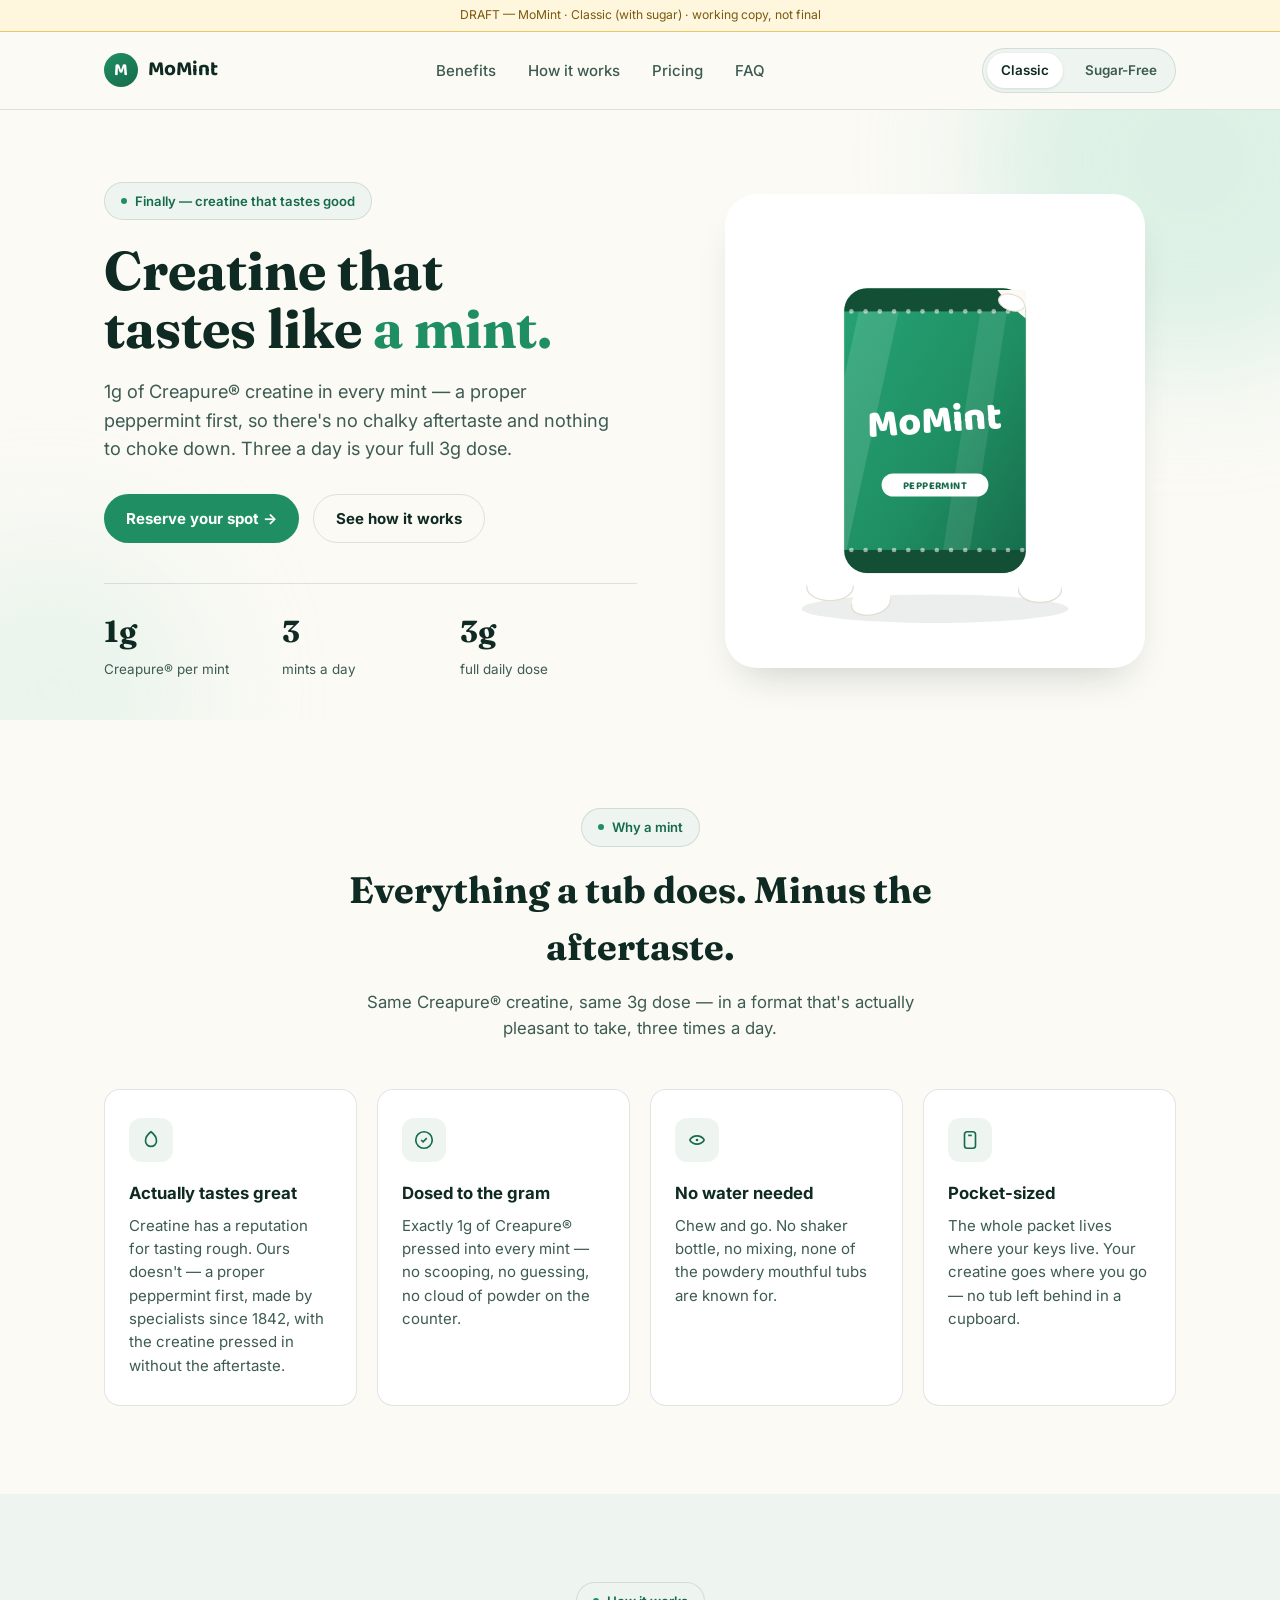
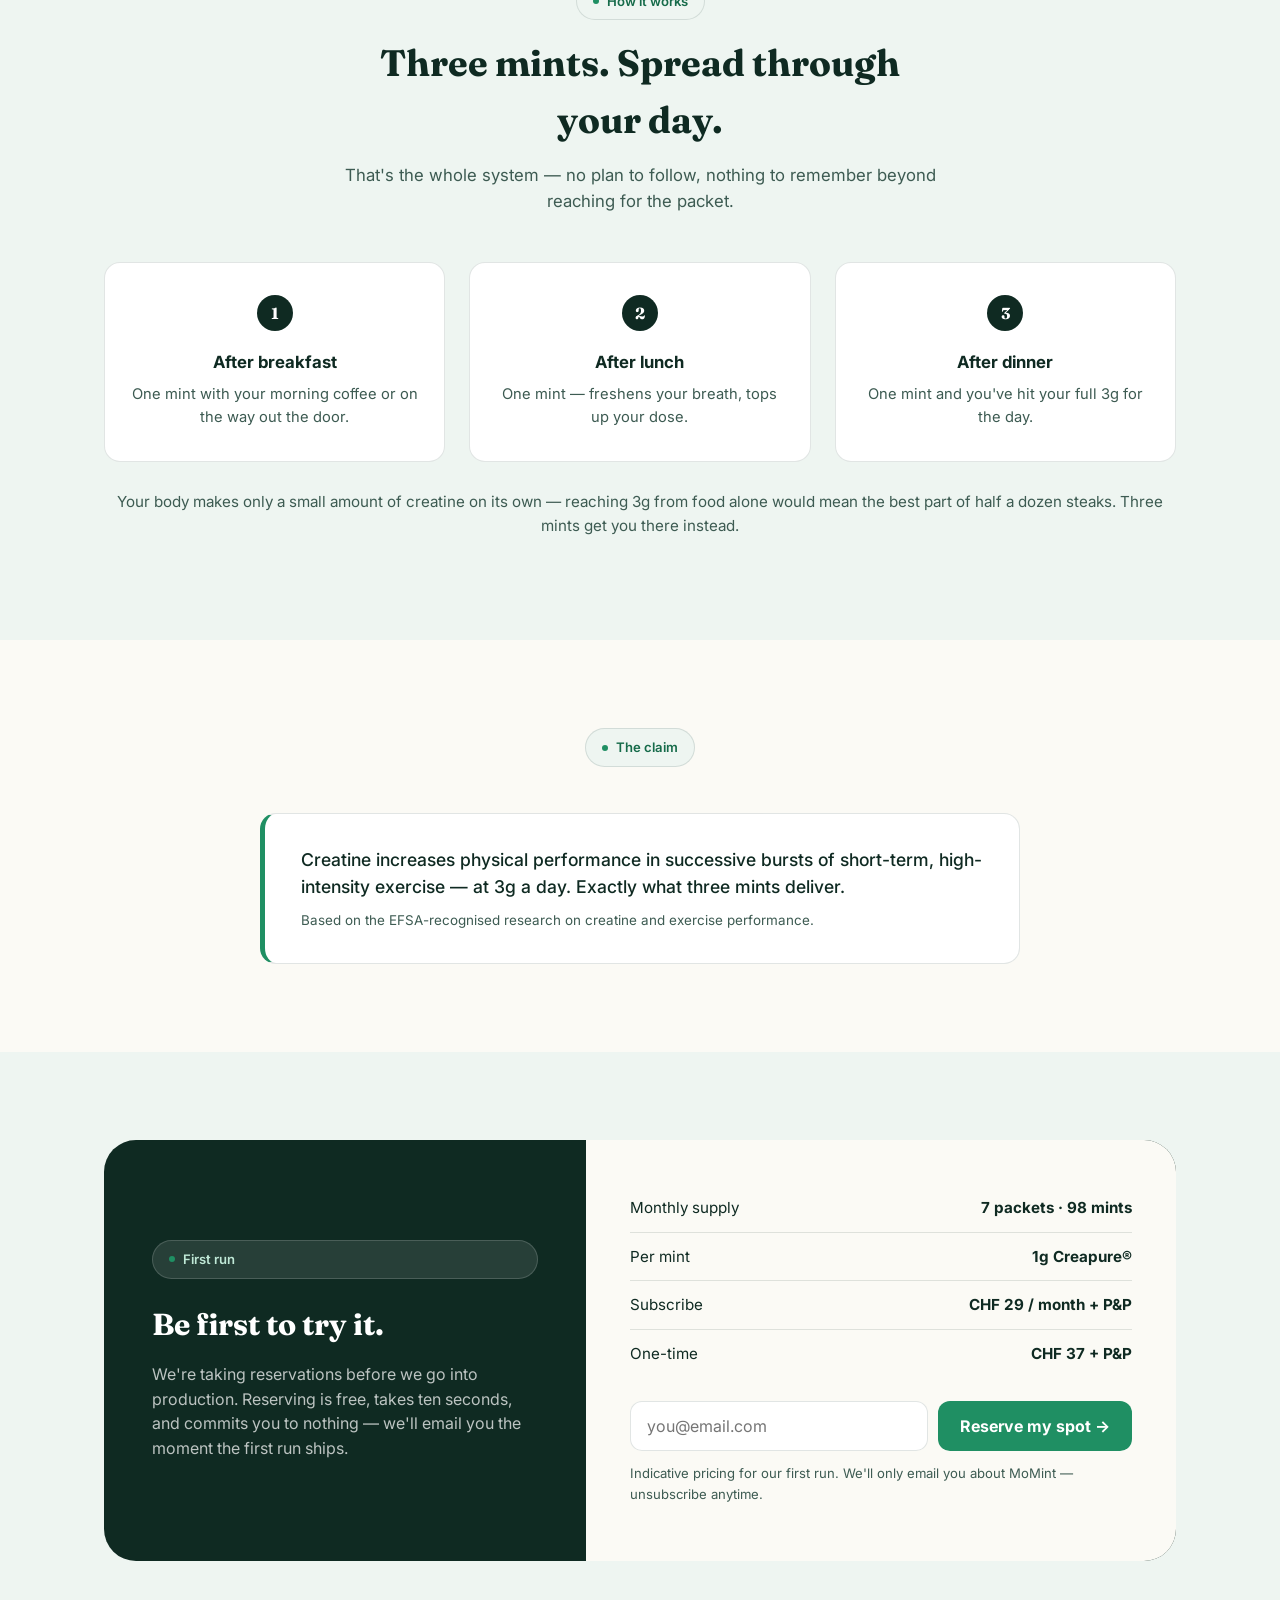
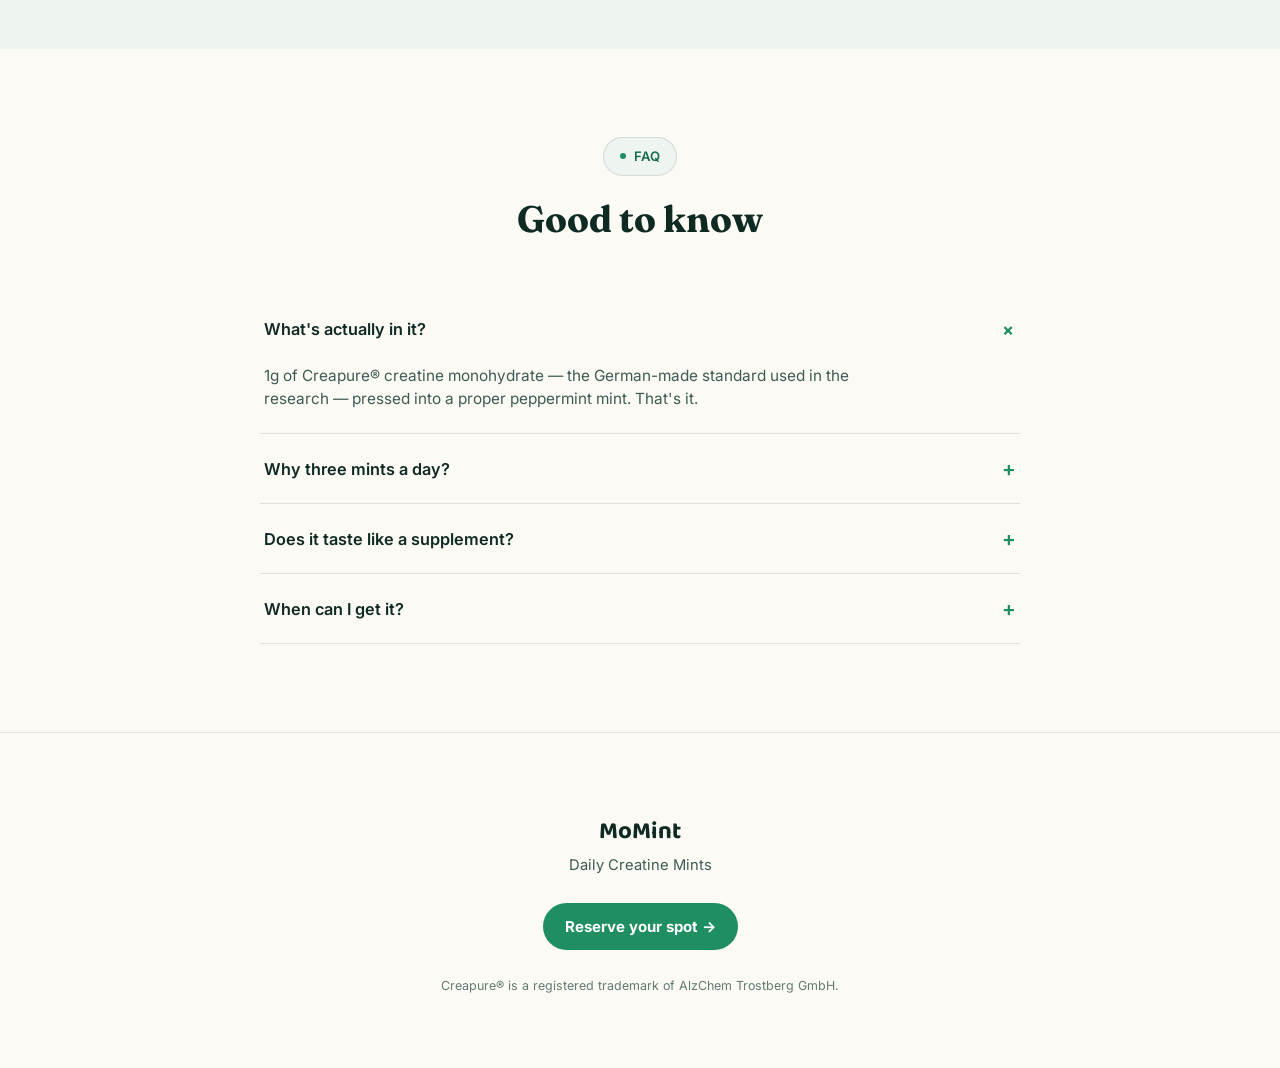
<file: index.html>
<!DOCTYPE html>
<html lang="en">
<head>
<meta charset="UTF-8">
<meta name="viewport" content="width=device-width, initial-scale=1.0">
<title>MoMint — Daily Creatine Mints</title>
<meta name="description" content="MoMint — 1g Creapure® creatine in every mint. Three mints a day, no shaker, no powder. Reserve your spot for the first run.">
<meta name="robots" content="noindex, nofollow"><!-- TODO: remove once ready to run ads -->
<link rel="preconnect" href="https://fonts.googleapis.com">
<link rel="preconnect" href="https://fonts.gstatic.com" crossorigin>
<link href="https://fonts.googleapis.com/css2?family=Fraunces:opsz,wght@9..144,600;9..144,700&family=Baloo+2:wght@600;700;800&family=Inter:wght@400;500;600;700;800&display=swap" rel="stylesheet">
<link rel="stylesheet" href="assets/style.css">

<!-- TRACKING STUBS — replace placeholder IDs before launch. See README.md -->
<script async src="https://www.googletagmanager.com/gtag/js?id=G-XXXXXXXXXX"></script>
<script>
  window.dataLayer = window.dataLayer || [];
  function gtag(){dataLayer.push(arguments);}
  gtag('js', new Date());
  gtag('config', 'G-XXXXXXXXXX');
</script>
<script>
  !function(f,b,e,v,n,t,s){if(f.fbq)return;n=f.fbq=function(){n.callMethod?
  n.callMethod.apply(n,arguments):n.queue.push(arguments)};if(!f._fbq)f._fbq=n;
  n.push=n;n.loaded=!0;n.version='2.0';n.queue=[];t=b.createElement(e);t.async=!0;
  t.src=v;s=b.getElementsByTagName(e)[0];s.parentNode.insertBefore(t,s)}(window,
  document,'script','https://connect.facebook.net/en_US/fbevents.js');
  fbq('init', 'XXXXXXXXXXXXXXX');
  fbq('track', 'PageView');
</script>
<script>
  (function(w,d,t,r,u){var f,n,i;w[u]=w[u]||[],f=function(){var o={ti:"XXXXXXXXX", enableAutoSpaTracking: true};o.q=w[u],w[u]=new UET(o),w[u].push("pageLoad")},n=d.createElement(t),n.src=r,n.async=1,n.onload=n.onreadystatechange=function(){var s=this.readyState;s&&s!=="loaded"&&s!=="complete"||(f(),n.onload=n.onreadystatechange=null)},i=d.getElementsByTagName(t)[0],i.parentNode.insertBefore(n,i)})(window,document,"script","//bat.bing.com/bat.js","uetq");
</script>

<script>window.PAGE_VARIANT = "momint_sugar";</script>
</head>
<body>

<div class="dev-banner">DRAFT — MoMint · Classic (with sugar) · working copy, not final</div>

<header class="nav">
  <div class="nav-inner">
    <a class="logo" href=""><span class="logo-mark">M</span>MoMint</a>
    <nav class="links">
      <a href="#benefits">Benefits</a>
      <a href="#how-it-works">How it works</a>
      <a href="#reserve">Pricing</a>
      <a href="#faq">FAQ</a>
    </nav>
    <div class="variant-switch">
      <a href="sugar/" class="current">Classic</a>
      <a href="sugar-free/" class="">Sugar-Free</a>
    </div>
  </div>
</header>

<main id="top">

<section class="hero">
  <div class="hero-blob blob-a"></div>
  <div class="hero-blob blob-b"></div>
  <div class="wrap hero-grid">
    <div>
      <div class="eyebrow"><span class="dot"></span>Finally — creatine that tastes good</div>
      <h1>Creatine that<br>tastes like <span class="accent">a mint.</span></h1>
      <p class="sub">1g of Creapure® creatine in every mint — a proper peppermint first, so there's no chalky aftertaste and nothing to choke down. Three a day is your full 3g dose.</p>
      <div class="cta-row">
        <a class="btn btn-primary" href="#reserve">Reserve your spot →</a>
        <a class="btn btn-outline" href="#how-it-works">See how it works</a>
      </div>
      <div class="stat-row">
        <div class="stat"><span class="num">1g</span><span class="label">Creapure® per mint</span></div>
        <div class="stat"><span class="num">3</span><span class="label">mints a day</span></div>
        <div class="stat"><span class="num">3g</span><span class="label">full daily dose</span></div>
      </div>
    </div>

    <div class="hero-visual">
      <div class="hero-card">
        <svg viewBox="0 0 400 460" width="100%" height="auto">
          <defs>
            <linearGradient id="pouchGrad" x1="0" y1="0" x2="1" y2="1">
              <stop offset="0%" stop-color="#25a375"/>
              <stop offset="55%" stop-color="#1f8f63"/>
              <stop offset="100%" stop-color="#166b4a"/>
            </linearGradient>
            <clipPath id="pouchClip">
              <rect x="98" y="70" width="204" height="320" rx="26"/>
            </clipPath>
          </defs>

          <ellipse cx="200" cy="430" rx="150" ry="16" fill="#0f2a22" opacity="0.08"/>

          <g>
            <ellipse cx="82" cy="406" rx="26" ry="15" fill="#ffffff" stroke="#e3ded0" stroke-width="1.5"/>
            <ellipse cx="82" cy="402" rx="26" ry="15" fill="#ffffff"/>
            <ellipse cx="74" cy="398" rx="7" ry="4" fill="#ffffff" opacity="0.9"/>
            <ellipse cx="318" cy="409" rx="24" ry="14" fill="#ffffff" stroke="#e3ded0" stroke-width="1.5"/>
            <ellipse cx="318" cy="405" rx="24" ry="14" fill="#ffffff"/>
            <ellipse cx="128" cy="424" rx="22" ry="13" fill="#ffffff" stroke="#e3ded0" stroke-width="1.5" transform="rotate(-12 128 424)"/>
            <ellipse cx="128" cy="420" rx="22" ry="13" fill="#ffffff" transform="rotate(-12 128 420)"/>
          </g>

          <rect x="98" y="70" width="204" height="320" rx="26" fill="url(#pouchGrad)"/>

          <g clip-path="url(#pouchClip)">
            <polygon points="120,70 165,70 95,390 50,390" fill="#ffffff" opacity="0.12"/>
            <polygon points="255,70 285,70 235,390 205,390" fill="#ffffff" opacity="0.09"/>

            <rect x="98" y="70" width="204" height="26" fill="#134f34"/>
            <g fill="#ffffff" opacity="0.55">
              <circle cx="106" cy="96" r="2.6"/><circle cx="122" cy="96" r="2.6"/><circle cx="138" cy="96" r="2.6"/>
              <circle cx="154" cy="96" r="2.6"/><circle cx="170" cy="96" r="2.6"/><circle cx="186" cy="96" r="2.6"/>
              <circle cx="202" cy="96" r="2.6"/><circle cx="218" cy="96" r="2.6"/><circle cx="234" cy="96" r="2.6"/>
              <circle cx="250" cy="96" r="2.6"/><circle cx="266" cy="96" r="2.6"/><circle cx="282" cy="96" r="2.6"/>
              <circle cx="298" cy="96" r="2.6"/>
            </g>

            <rect x="98" y="364" width="204" height="26" fill="#134f34"/>
            <g fill="#ffffff" opacity="0.55">
              <circle cx="106" cy="364" r="2.6"/><circle cx="122" cy="364" r="2.6"/><circle cx="138" cy="364" r="2.6"/>
              <circle cx="154" cy="364" r="2.6"/><circle cx="170" cy="364" r="2.6"/><circle cx="186" cy="364" r="2.6"/>
              <circle cx="202" cy="364" r="2.6"/><circle cx="218" cy="364" r="2.6"/><circle cx="234" cy="364" r="2.6"/>
              <circle cx="250" cy="364" r="2.6"/><circle cx="266" cy="364" r="2.6"/><circle cx="282" cy="364" r="2.6"/>
              <circle cx="298" cy="364" r="2.6"/>
            </g>

            <path d="M328,150 l4,10 10,4 -10,4 -4,10 -4,-10 -10,-4 10,-4 z" fill="#ffffff" opacity="0.5"/>
            <path d="M78,180 l3,7 7,3 -7,3 -3,7 -3,-7 -7,-3 7,-3 z" fill="#ffffff" opacity="0.4"/>

            <text x="200" y="232" text-anchor="middle" fill="#ffffff" font-family="'Baloo 2', sans-serif" font-size="44" font-weight="800" transform="rotate(-4 200 225)">MoMint</text>

            <rect x="140" y="278" width="120" height="26" rx="13" fill="#ffffff"/>
            <text x="200" y="295" text-anchor="middle" fill="#166b4a" font-family="'Baloo 2', sans-serif" font-size="12" font-weight="700" letter-spacing="0.5">PEPPERMINT</text>
          </g>
          <rect x="98" y="70" width="204" height="320" rx="26" fill="none" stroke="#0f2a22" stroke-opacity="0.08" stroke-width="1.5"/>

          <path d="M270,72 L302,72 L302,104 Q282,88 270,72 Z" fill="#fbfaf5"/>
          <ellipse cx="286" cy="86" rx="15" ry="9" fill="#ffffff" stroke="#e3ded0" stroke-width="1.2" transform="rotate(18 286 86)"/>
        </svg>
      </div>
    </div>
  </div>
</section>

<section class="section" id="benefits">
  <div class="wrap">
    <div class="section-head">
      <div class="eyebrow"><span class="dot"></span>Why a mint</div>
      <h2>Everything a tub does. Minus the aftertaste.</h2>
      <p>Same Creapure® creatine, same 3g dose — in a format that's actually pleasant to take, three times a day.</p>
    </div>
    <div class="grid-4">
      <div class="benefit-card">
        <div class="benefit-icon">
          <svg width="22" height="22" viewBox="0 0 24 24" fill="none" stroke="currentColor" stroke-width="1.8"><path d="M12 3c4 3 6 6 6 10a6 6 0 1 1-12 0c0-4 2-7 6-10z"/></svg>
        </div>
        <h3>Actually tastes great</h3>
        <p>Creatine has a reputation for tasting rough. Ours doesn't — a proper peppermint first, made by specialists since 1842, with the creatine pressed in without the aftertaste.</p>
      </div>
      <div class="benefit-card">
        <div class="benefit-icon">
          <svg width="22" height="22" viewBox="0 0 24 24" fill="none" stroke="currentColor" stroke-width="1.8"><circle cx="12" cy="12" r="9"/><path d="M9 12l2 2 4-4"/></svg>
        </div>
        <h3>Dosed to the gram</h3>
        <p>Exactly 1g of Creapure® pressed into every mint — no scooping, no guessing, no cloud of powder on the counter.</p>
      </div>
      <div class="benefit-card">
        <div class="benefit-icon">
          <svg width="22" height="22" viewBox="0 0 24 24" fill="none" stroke="currentColor" stroke-width="1.8"><path d="M4 12c4-6 12-6 16 0"/><path d="M4 12c4 6 12 6 16 0"/><circle cx="12" cy="12" r="1.4" fill="currentColor" stroke="none"/></svg>
        </div>
        <h3>No water needed</h3>
        <p>Chew and go. No shaker bottle, no mixing, none of the powdery mouthful tubs are known for.</p>
      </div>
      <div class="benefit-card">
        <div class="benefit-icon">
          <svg width="22" height="22" viewBox="0 0 24 24" fill="none" stroke="currentColor" stroke-width="1.8"><rect x="6" y="3" width="12" height="18" rx="3"/><path d="M10 7h4"/></svg>
        </div>
        <h3>Pocket-sized</h3>
        <p>The whole packet lives where your keys live. Your creatine goes where you go — no tub left behind in a cupboard.</p>
      </div>
    </div>
  </div>
</section>

<section class="section tint" id="how-it-works">
  <div class="wrap">
    <div class="section-head">
      <div class="eyebrow"><span class="dot"></span>How it works</div>
      <h2>Three mints. Spread through your day.</h2>
      <p>That's the whole system — no plan to follow, nothing to remember beyond reaching for the packet.</p>
    </div>
    <div class="steps">
      <div class="step">
        <div class="step-num">1</div>
        <h3>After breakfast</h3>
        <p>One mint with your morning coffee or on the way out the door.</p>
      </div>
      <div class="step">
        <div class="step-num">2</div>
        <h3>After lunch</h3>
        <p>One mint — freshens your breath, tops up your dose.</p>
      </div>
      <div class="step">
        <div class="step-num">3</div>
        <h3>After dinner</h3>
        <p>One mint and you've hit your full 3g for the day.</p>
      </div>
    </div>
    <p class="step-caption">Your body makes only a small amount of creatine on its own — reaching 3g from food alone would mean the best part of half a dozen steaks. Three mints get you there instead.</p>
  </div>
</section>

<section class="section">
  <div class="wrap">
    <div class="section-head" style="margin-bottom:32px;">
      <div class="eyebrow"><span class="dot"></span>The claim</div>
    </div>
    <div class="claim-card">
      <p class="claim-text">Creatine increases physical performance in successive bursts of short-term, high-intensity exercise — at 3g a day. Exactly what three mints deliver.</p>
      <p class="claim-foot">Based on the EFSA-recognised research on creatine and exercise performance.</p>
    </div>
  </div>
</section>

<section class="section tint" id="reserve">
  <div class="wrap">
    <div class="offer-grid">
      <div class="offer-left">
        <div class="eyebrow"><span class="dot"></span>First run</div>
        <h2>Be first to try it.</h2>
        <p>We're taking reservations before we go into production. Reserving is free, takes ten seconds, and commits you to nothing — we'll email you the moment the first run ships.</p>
      </div>
      <div class="offer-right">
        <div class="offer-line"><span>Monthly supply</span><span class="price">7 packets · 98 mints</span></div>
        <div class="offer-line"><span>Per mint</span><span class="price">1g Creapure®</span></div>
        <div class="offer-line"><span>Subscribe</span><span class="price">CHF 29 / month + P&amp;P</span></div>
        <div class="offer-line"><span>One-time</span><span class="price">CHF 37 + P&amp;P</span></div>
        <form class="reserve" action="#" method="POST">
          <input type="email" name="email" placeholder="you@email.com" required aria-label="Email address">
          <button type="submit">Reserve my spot →</button>
        </form>
        <p class="form-msg"></p>
        <p class="reserve-note">Indicative pricing for our first run. We'll only email you about MoMint — unsubscribe anytime.</p>
      </div>
    </div>
  </div>
</section>

<section class="section" id="faq">
  <div class="wrap">
    <div class="section-head">
      <div class="eyebrow"><span class="dot"></span>FAQ</div>
      <h2>Good to know</h2>
    </div>
    <div class="faq">
      <div class="faq-item open">
        <button class="faq-q" type="button">What's actually in it? <span class="plus">+</span></button>
        <div class="faq-a"><p>1g of Creapure® creatine monohydrate — the German-made standard used in the research — pressed into a proper peppermint mint. That's it.</p></div>
      </div>
      <div class="faq-item">
        <button class="faq-q" type="button">Why three mints a day? <span class="plus">+</span></button>
        <div class="faq-a"><p>The research behind creatine's effect on exercise performance is based on 3g a day. Each mint carries 1g, so three gets you the full dose.</p></div>
      </div>
      <div class="faq-item">
        <button class="faq-q" type="button">Does it taste like a supplement? <span class="plus">+</span></button>
        <div class="faq-a"><p>No — it's a proper peppermint first, made by one of Europe's oldest mint specialists since 1842. The creatine is pressed directly in; you'd never know it's there.</p></div>
      </div>
      <div class="faq-item">
        <button class="faq-q" type="button">When can I get it? <span class="plus">+</span></button>
        <div class="faq-a"><p>We're taking reservations ahead of our first production run. Reserve your spot below and we'll email you the moment it ships — no payment now.</p></div>
      </div>
    </div>
  </div>
</section>

</main>

<footer class="close">
  <div class="wordmark">MoMint</div>
  <div class="tagline">Daily Creatine Mints</div>
  <a class="btn btn-primary" href="#reserve">Reserve your spot →</a>
  <p class="legal">Creapure® is a registered trademark of AlzChem Trostberg GmbH.</p>
</footer>

<script src="assets/tracking.js"></script>
</body>
</html>
</file>
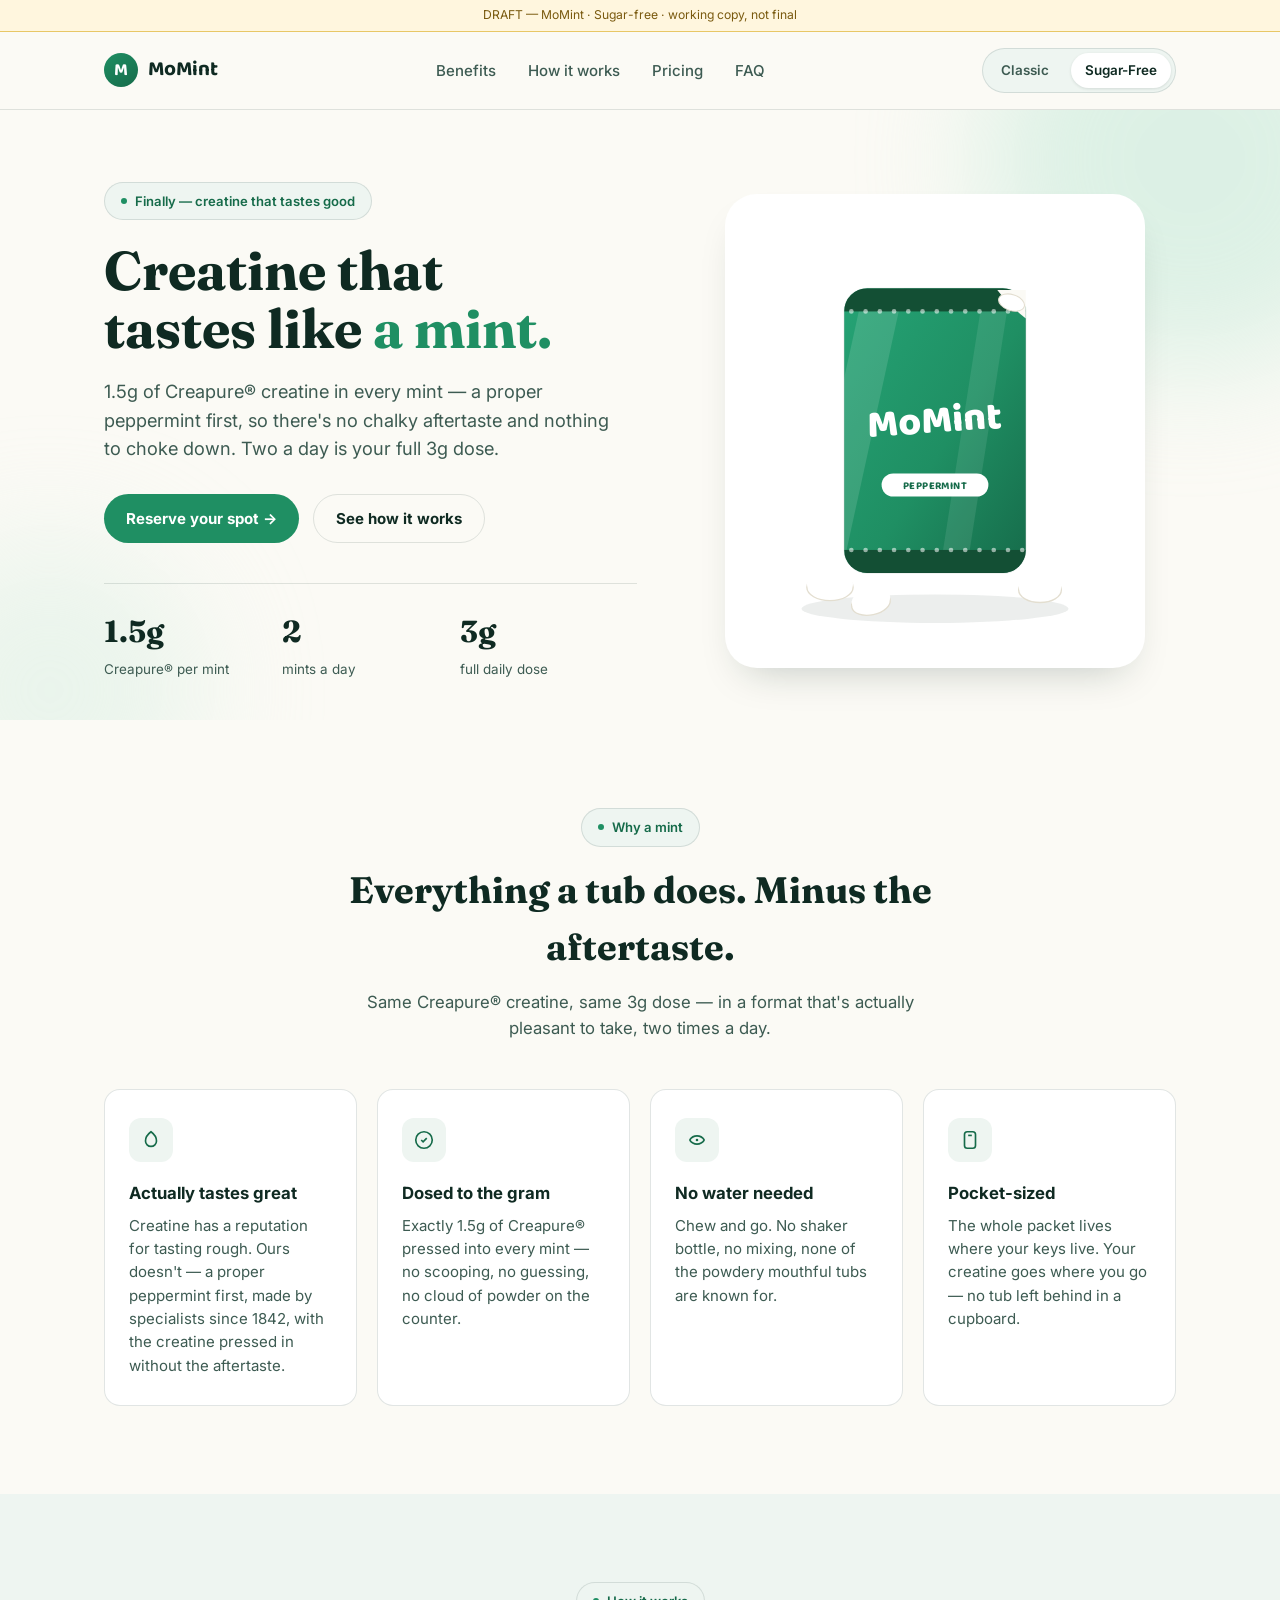
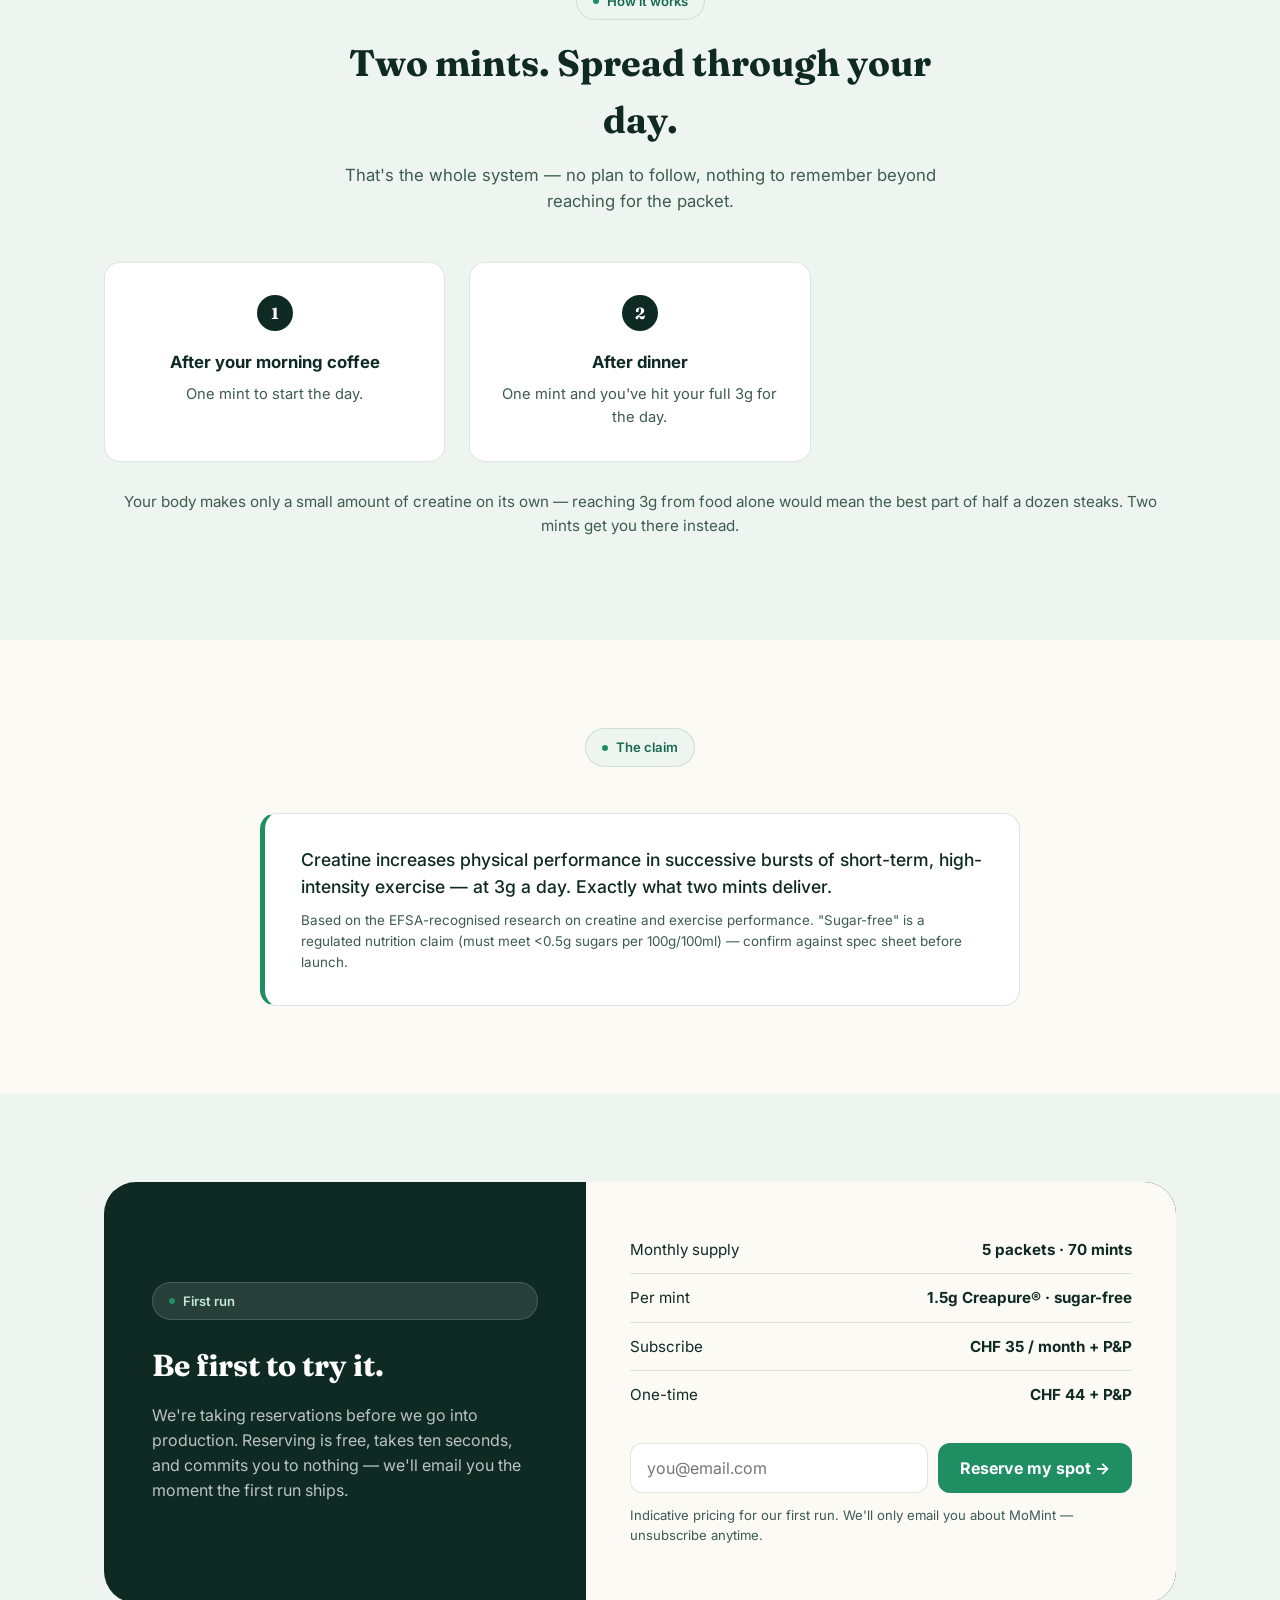
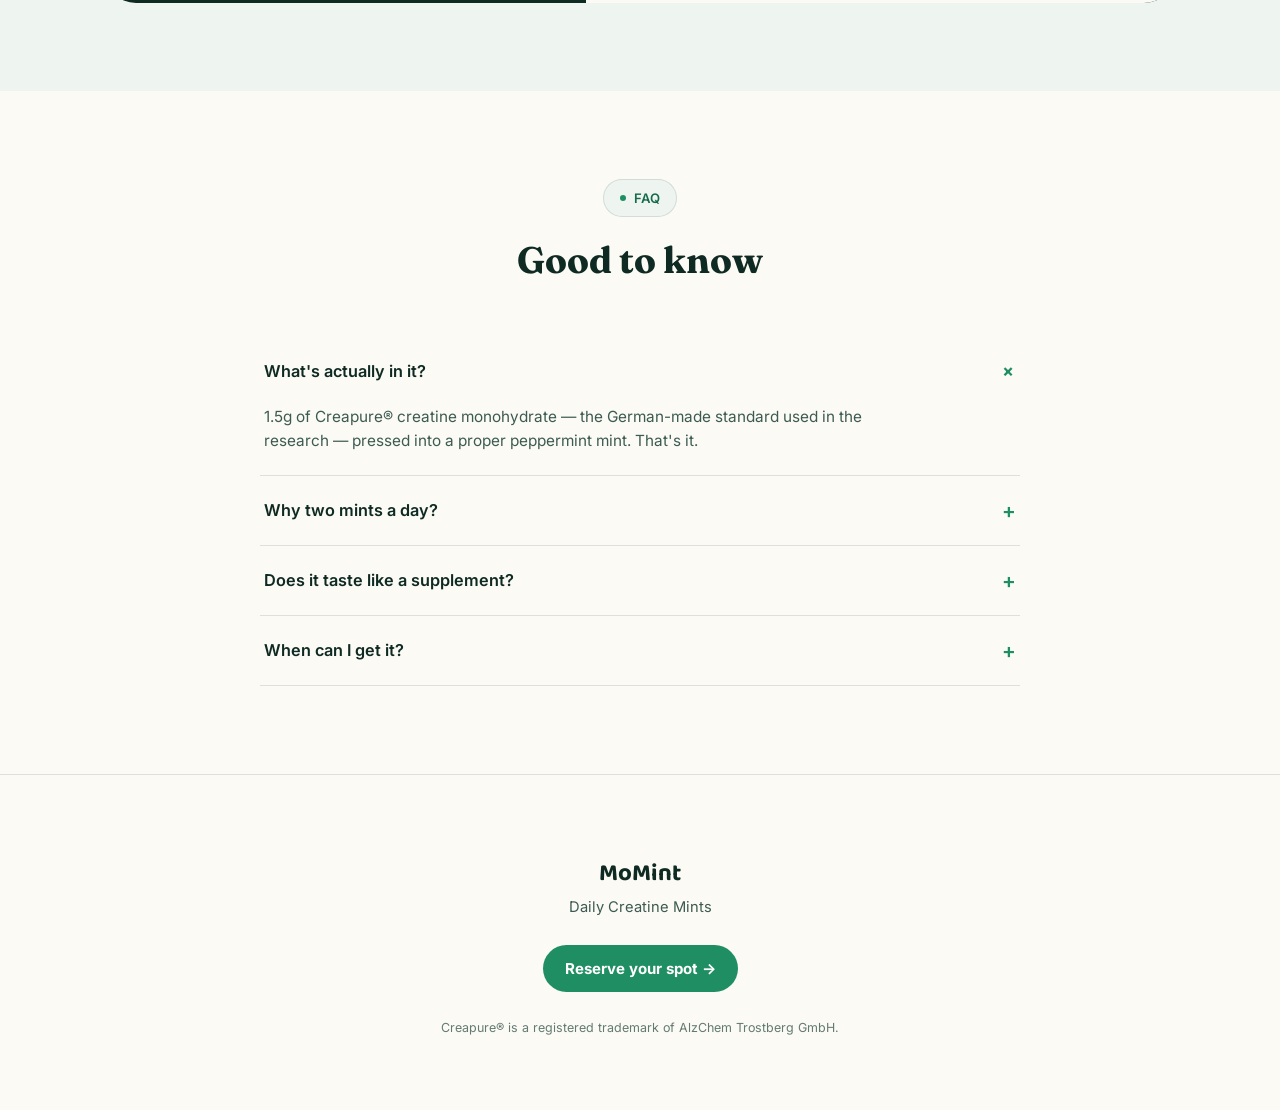
<file: sugar-free/index.html>
<!DOCTYPE html>
<html lang="en">
<head>
<meta charset="UTF-8">
<meta name="viewport" content="width=device-width, initial-scale=1.0">
<title>MoMint — Daily Creatine Mints</title>
<meta name="description" content="MoMint — 1.5g Creapure® creatine in every mint. Two mints a day, no shaker, no powder. Reserve your spot for the first run.">
<meta name="robots" content="noindex, nofollow"><!-- TODO: remove once ready to run ads -->
<link rel="preconnect" href="https://fonts.googleapis.com">
<link rel="preconnect" href="https://fonts.gstatic.com" crossorigin>
<link href="https://fonts.googleapis.com/css2?family=Fraunces:opsz,wght@9..144,600;9..144,700&family=Baloo+2:wght@600;700;800&family=Inter:wght@400;500;600;700;800&display=swap" rel="stylesheet">
<link rel="stylesheet" href="../assets/style.css">

<!-- TRACKING STUBS — replace placeholder IDs before launch. See README.md -->
<script async src="https://www.googletagmanager.com/gtag/js?id=G-XXXXXXXXXX"></script>
<script>
  window.dataLayer = window.dataLayer || [];
  function gtag(){dataLayer.push(arguments);}
  gtag('js', new Date());
  gtag('config', 'G-XXXXXXXXXX');
</script>
<script>
  !function(f,b,e,v,n,t,s){if(f.fbq)return;n=f.fbq=function(){n.callMethod?
  n.callMethod.apply(n,arguments):n.queue.push(arguments)};if(!f._fbq)f._fbq=n;
  n.push=n;n.loaded=!0;n.version='2.0';n.queue=[];t=b.createElement(e);t.async=!0;
  t.src=v;s=b.getElementsByTagName(e)[0];s.parentNode.insertBefore(t,s)}(window,
  document,'script','https://connect.facebook.net/en_US/fbevents.js');
  fbq('init', 'XXXXXXXXXXXXXXX');
  fbq('track', 'PageView');
</script>
<script>
  (function(w,d,t,r,u){var f,n,i;w[u]=w[u]||[],f=function(){var o={ti:"XXXXXXXXX", enableAutoSpaTracking: true};o.q=w[u],w[u]=new UET(o),w[u].push("pageLoad")},n=d.createElement(t),n.src=r,n.async=1,n.onload=n.onreadystatechange=function(){var s=this.readyState;s&&s!=="loaded"&&s!=="complete"||(f(),n.onload=n.onreadystatechange=null)},i=d.getElementsByTagName(t)[0],i.parentNode.insertBefore(n,i)})(window,document,"script","//bat.bing.com/bat.js","uetq");
</script>

<script>window.PAGE_VARIANT = "momint_sugar_free";</script>
</head>
<body>

<div class="dev-banner">DRAFT — MoMint · Sugar-free · working copy, not final</div>

<header class="nav">
  <div class="nav-inner">
    <a class="logo" href="../"><span class="logo-mark">M</span>MoMint</a>
    <nav class="links">
      <a href="#benefits">Benefits</a>
      <a href="#how-it-works">How it works</a>
      <a href="#reserve">Pricing</a>
      <a href="#faq">FAQ</a>
    </nav>
    <div class="variant-switch">
      <a href="../sugar/" class="">Classic</a>
      <a href="../sugar-free/" class="current">Sugar-Free</a>
    </div>
  </div>
</header>

<main id="top">

<section class="hero">
  <div class="hero-blob blob-a"></div>
  <div class="hero-blob blob-b"></div>
  <div class="wrap hero-grid">
    <div>
      <div class="eyebrow"><span class="dot"></span>Finally — creatine that tastes good</div>
      <h1>Creatine that<br>tastes like <span class="accent">a mint.</span></h1>
      <p class="sub">1.5g of Creapure® creatine in every mint — a proper peppermint first, so there's no chalky aftertaste and nothing to choke down. Two a day is your full 3g dose.</p>
      <div class="cta-row">
        <a class="btn btn-primary" href="#reserve">Reserve your spot →</a>
        <a class="btn btn-outline" href="#how-it-works">See how it works</a>
      </div>
      <div class="stat-row">
        <div class="stat"><span class="num">1.5g</span><span class="label">Creapure® per mint</span></div>
        <div class="stat"><span class="num">2</span><span class="label">mints a day</span></div>
        <div class="stat"><span class="num">3g</span><span class="label">full daily dose</span></div>
      </div>
    </div>

    <div class="hero-visual">
      <div class="hero-card">
        <svg viewBox="0 0 400 460" width="100%" height="auto">
          <defs>
            <linearGradient id="pouchGrad" x1="0" y1="0" x2="1" y2="1">
              <stop offset="0%" stop-color="#25a375"/>
              <stop offset="55%" stop-color="#1f8f63"/>
              <stop offset="100%" stop-color="#166b4a"/>
            </linearGradient>
            <clipPath id="pouchClip">
              <rect x="98" y="70" width="204" height="320" rx="26"/>
            </clipPath>
          </defs>

          <ellipse cx="200" cy="430" rx="150" ry="16" fill="#0f2a22" opacity="0.08"/>

          <g>
            <ellipse cx="82" cy="406" rx="26" ry="15" fill="#ffffff" stroke="#e3ded0" stroke-width="1.5"/>
            <ellipse cx="82" cy="402" rx="26" ry="15" fill="#ffffff"/>
            <ellipse cx="74" cy="398" rx="7" ry="4" fill="#ffffff" opacity="0.9"/>
            <ellipse cx="318" cy="409" rx="24" ry="14" fill="#ffffff" stroke="#e3ded0" stroke-width="1.5"/>
            <ellipse cx="318" cy="405" rx="24" ry="14" fill="#ffffff"/>
            <ellipse cx="128" cy="424" rx="22" ry="13" fill="#ffffff" stroke="#e3ded0" stroke-width="1.5" transform="rotate(-12 128 424)"/>
            <ellipse cx="128" cy="420" rx="22" ry="13" fill="#ffffff" transform="rotate(-12 128 420)"/>
          </g>

          <rect x="98" y="70" width="204" height="320" rx="26" fill="url(#pouchGrad)"/>

          <g clip-path="url(#pouchClip)">
            <polygon points="120,70 165,70 95,390 50,390" fill="#ffffff" opacity="0.12"/>
            <polygon points="255,70 285,70 235,390 205,390" fill="#ffffff" opacity="0.09"/>

            <rect x="98" y="70" width="204" height="26" fill="#134f34"/>
            <g fill="#ffffff" opacity="0.55">
              <circle cx="106" cy="96" r="2.6"/><circle cx="122" cy="96" r="2.6"/><circle cx="138" cy="96" r="2.6"/>
              <circle cx="154" cy="96" r="2.6"/><circle cx="170" cy="96" r="2.6"/><circle cx="186" cy="96" r="2.6"/>
              <circle cx="202" cy="96" r="2.6"/><circle cx="218" cy="96" r="2.6"/><circle cx="234" cy="96" r="2.6"/>
              <circle cx="250" cy="96" r="2.6"/><circle cx="266" cy="96" r="2.6"/><circle cx="282" cy="96" r="2.6"/>
              <circle cx="298" cy="96" r="2.6"/>
            </g>

            <rect x="98" y="364" width="204" height="26" fill="#134f34"/>
            <g fill="#ffffff" opacity="0.55">
              <circle cx="106" cy="364" r="2.6"/><circle cx="122" cy="364" r="2.6"/><circle cx="138" cy="364" r="2.6"/>
              <circle cx="154" cy="364" r="2.6"/><circle cx="170" cy="364" r="2.6"/><circle cx="186" cy="364" r="2.6"/>
              <circle cx="202" cy="364" r="2.6"/><circle cx="218" cy="364" r="2.6"/><circle cx="234" cy="364" r="2.6"/>
              <circle cx="250" cy="364" r="2.6"/><circle cx="266" cy="364" r="2.6"/><circle cx="282" cy="364" r="2.6"/>
              <circle cx="298" cy="364" r="2.6"/>
            </g>

            <path d="M328,150 l4,10 10,4 -10,4 -4,10 -4,-10 -10,-4 10,-4 z" fill="#ffffff" opacity="0.5"/>
            <path d="M78,180 l3,7 7,3 -7,3 -3,7 -3,-7 -7,-3 7,-3 z" fill="#ffffff" opacity="0.4"/>

            <text x="200" y="232" text-anchor="middle" fill="#ffffff" font-family="'Baloo 2', sans-serif" font-size="44" font-weight="800" transform="rotate(-4 200 225)">MoMint</text>

            <rect x="140" y="278" width="120" height="26" rx="13" fill="#ffffff"/>
            <text x="200" y="295" text-anchor="middle" fill="#166b4a" font-family="'Baloo 2', sans-serif" font-size="12" font-weight="700" letter-spacing="0.5">PEPPERMINT</text>
          </g>
          <rect x="98" y="70" width="204" height="320" rx="26" fill="none" stroke="#0f2a22" stroke-opacity="0.08" stroke-width="1.5"/>

          <path d="M270,72 L302,72 L302,104 Q282,88 270,72 Z" fill="#fbfaf5"/>
          <ellipse cx="286" cy="86" rx="15" ry="9" fill="#ffffff" stroke="#e3ded0" stroke-width="1.2" transform="rotate(18 286 86)"/>
        </svg>
      </div>
    </div>
  </div>
</section>

<section class="section" id="benefits">
  <div class="wrap">
    <div class="section-head">
      <div class="eyebrow"><span class="dot"></span>Why a mint</div>
      <h2>Everything a tub does. Minus the aftertaste.</h2>
      <p>Same Creapure® creatine, same 3g dose — in a format that's actually pleasant to take, two times a day.</p>
    </div>
    <div class="grid-4">
      <div class="benefit-card">
        <div class="benefit-icon">
          <svg width="22" height="22" viewBox="0 0 24 24" fill="none" stroke="currentColor" stroke-width="1.8"><path d="M12 3c4 3 6 6 6 10a6 6 0 1 1-12 0c0-4 2-7 6-10z"/></svg>
        </div>
        <h3>Actually tastes great</h3>
        <p>Creatine has a reputation for tasting rough. Ours doesn't — a proper peppermint first, made by specialists since 1842, with the creatine pressed in without the aftertaste.</p>
      </div>
      <div class="benefit-card">
        <div class="benefit-icon">
          <svg width="22" height="22" viewBox="0 0 24 24" fill="none" stroke="currentColor" stroke-width="1.8"><circle cx="12" cy="12" r="9"/><path d="M9 12l2 2 4-4"/></svg>
        </div>
        <h3>Dosed to the gram</h3>
        <p>Exactly 1.5g of Creapure® pressed into every mint — no scooping, no guessing, no cloud of powder on the counter.</p>
      </div>
      <div class="benefit-card">
        <div class="benefit-icon">
          <svg width="22" height="22" viewBox="0 0 24 24" fill="none" stroke="currentColor" stroke-width="1.8"><path d="M4 12c4-6 12-6 16 0"/><path d="M4 12c4 6 12 6 16 0"/><circle cx="12" cy="12" r="1.4" fill="currentColor" stroke="none"/></svg>
        </div>
        <h3>No water needed</h3>
        <p>Chew and go. No shaker bottle, no mixing, none of the powdery mouthful tubs are known for.</p>
      </div>
      <div class="benefit-card">
        <div class="benefit-icon">
          <svg width="22" height="22" viewBox="0 0 24 24" fill="none" stroke="currentColor" stroke-width="1.8"><rect x="6" y="3" width="12" height="18" rx="3"/><path d="M10 7h4"/></svg>
        </div>
        <h3>Pocket-sized</h3>
        <p>The whole packet lives where your keys live. Your creatine goes where you go — no tub left behind in a cupboard.</p>
      </div>
    </div>
  </div>
</section>

<section class="section tint" id="how-it-works">
  <div class="wrap">
    <div class="section-head">
      <div class="eyebrow"><span class="dot"></span>How it works</div>
      <h2>Two mints. Spread through your day.</h2>
      <p>That's the whole system — no plan to follow, nothing to remember beyond reaching for the packet.</p>
    </div>
    <div class="steps">
      <div class="step">
        <div class="step-num">1</div>
        <h3>After your morning coffee</h3>
        <p>One mint to start the day.</p>
      </div>
      <div class="step">
        <div class="step-num">2</div>
        <h3>After dinner</h3>
        <p>One mint and you've hit your full 3g for the day.</p>
      </div>
    </div>
    <p class="step-caption">Your body makes only a small amount of creatine on its own — reaching 3g from food alone would mean the best part of half a dozen steaks. Two mints get you there instead.</p>
  </div>
</section>

<section class="section">
  <div class="wrap">
    <div class="section-head" style="margin-bottom:32px;">
      <div class="eyebrow"><span class="dot"></span>The claim</div>
    </div>
    <div class="claim-card">
      <p class="claim-text">Creatine increases physical performance in successive bursts of short-term, high-intensity exercise — at 3g a day. Exactly what two mints deliver.</p>
      <p class="claim-foot">Based on the EFSA-recognised research on creatine and exercise performance. "Sugar-free" is a regulated nutrition claim (must meet &lt;0.5g sugars per 100g/100ml) — confirm against spec sheet before launch.</p>
    </div>
  </div>
</section>

<section class="section tint" id="reserve">
  <div class="wrap">
    <div class="offer-grid">
      <div class="offer-left">
        <div class="eyebrow"><span class="dot"></span>First run</div>
        <h2>Be first to try it.</h2>
        <p>We're taking reservations before we go into production. Reserving is free, takes ten seconds, and commits you to nothing — we'll email you the moment the first run ships.</p>
      </div>
      <div class="offer-right">
        <div class="offer-line"><span>Monthly supply</span><span class="price">5 packets · 70 mints</span></div>
        <div class="offer-line"><span>Per mint</span><span class="price">1.5g Creapure® · sugar-free</span></div>
        <div class="offer-line"><span>Subscribe</span><span class="price">CHF 35 / month + P&amp;P</span></div>
        <div class="offer-line"><span>One-time</span><span class="price">CHF 44 + P&amp;P</span></div>
        <form class="reserve" action="#" method="POST">
          <input type="email" name="email" placeholder="you@email.com" required aria-label="Email address">
          <button type="submit">Reserve my spot →</button>
        </form>
        <p class="form-msg"></p>
        <p class="reserve-note">Indicative pricing for our first run. We'll only email you about MoMint — unsubscribe anytime.</p>
      </div>
    </div>
  </div>
</section>

<section class="section" id="faq">
  <div class="wrap">
    <div class="section-head">
      <div class="eyebrow"><span class="dot"></span>FAQ</div>
      <h2>Good to know</h2>
    </div>
    <div class="faq">
      <div class="faq-item open">
        <button class="faq-q" type="button">What's actually in it? <span class="plus">+</span></button>
        <div class="faq-a"><p>1.5g of Creapure® creatine monohydrate — the German-made standard used in the research — pressed into a proper peppermint mint. That's it.</p></div>
      </div>
      <div class="faq-item">
        <button class="faq-q" type="button">Why two mints a day? <span class="plus">+</span></button>
        <div class="faq-a"><p>The research behind creatine's effect on exercise performance is based on 3g a day. Each mint carries 1.5g, so two gets you the full dose.</p></div>
      </div>
      <div class="faq-item">
        <button class="faq-q" type="button">Does it taste like a supplement? <span class="plus">+</span></button>
        <div class="faq-a"><p>No — it's a proper peppermint first, made by one of Europe's oldest mint specialists since 1842. The creatine is pressed directly in; you'd never know it's there.</p></div>
      </div>
      <div class="faq-item">
        <button class="faq-q" type="button">When can I get it? <span class="plus">+</span></button>
        <div class="faq-a"><p>We're taking reservations ahead of our first production run. Reserve your spot below and we'll email you the moment it ships — no payment now.</p></div>
      </div>
    </div>
  </div>
</section>

</main>

<footer class="close">
  <div class="wordmark">MoMint</div>
  <div class="tagline">Daily Creatine Mints</div>
  <a class="btn btn-primary" href="#reserve">Reserve your spot →</a>
  <p class="legal">Creapure® is a registered trademark of AlzChem Trostberg GmbH.</p>
</footer>

<script src="../assets/tracking.js"></script>
</body>
</html>
</file>
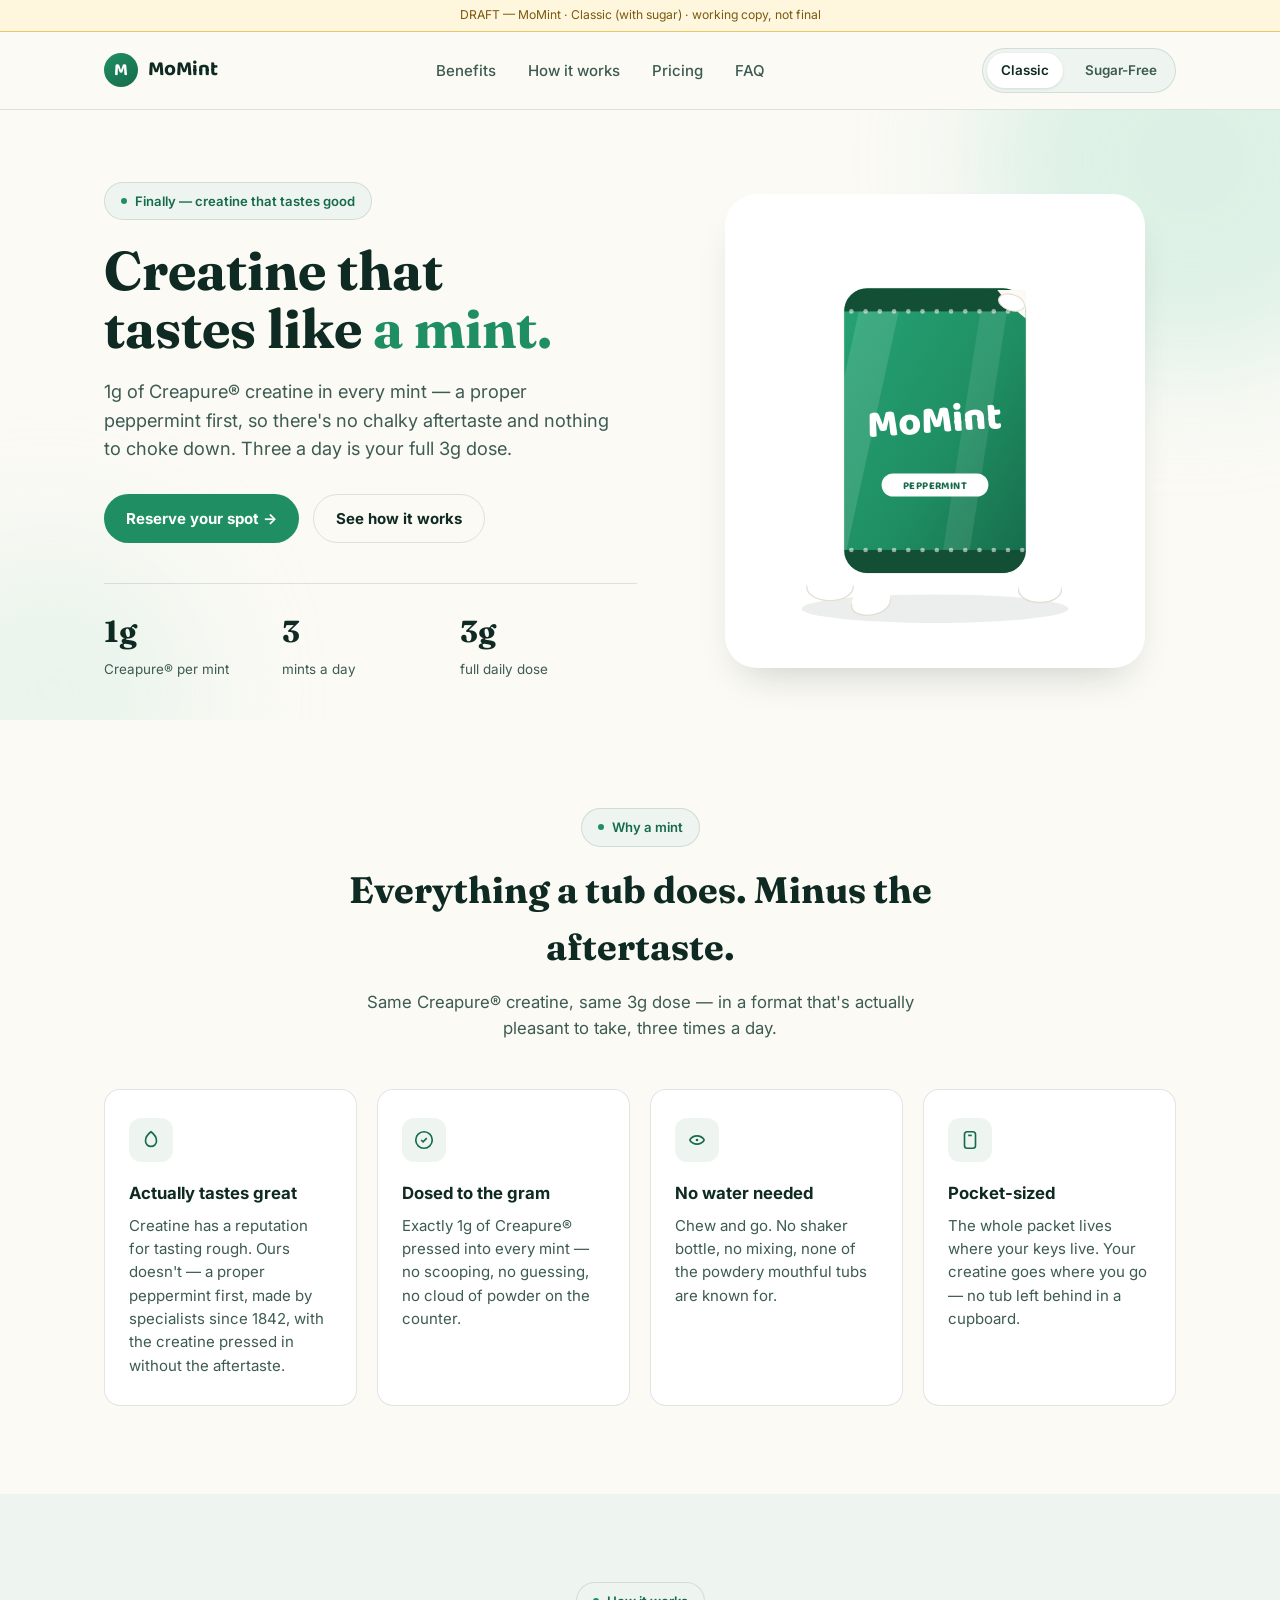
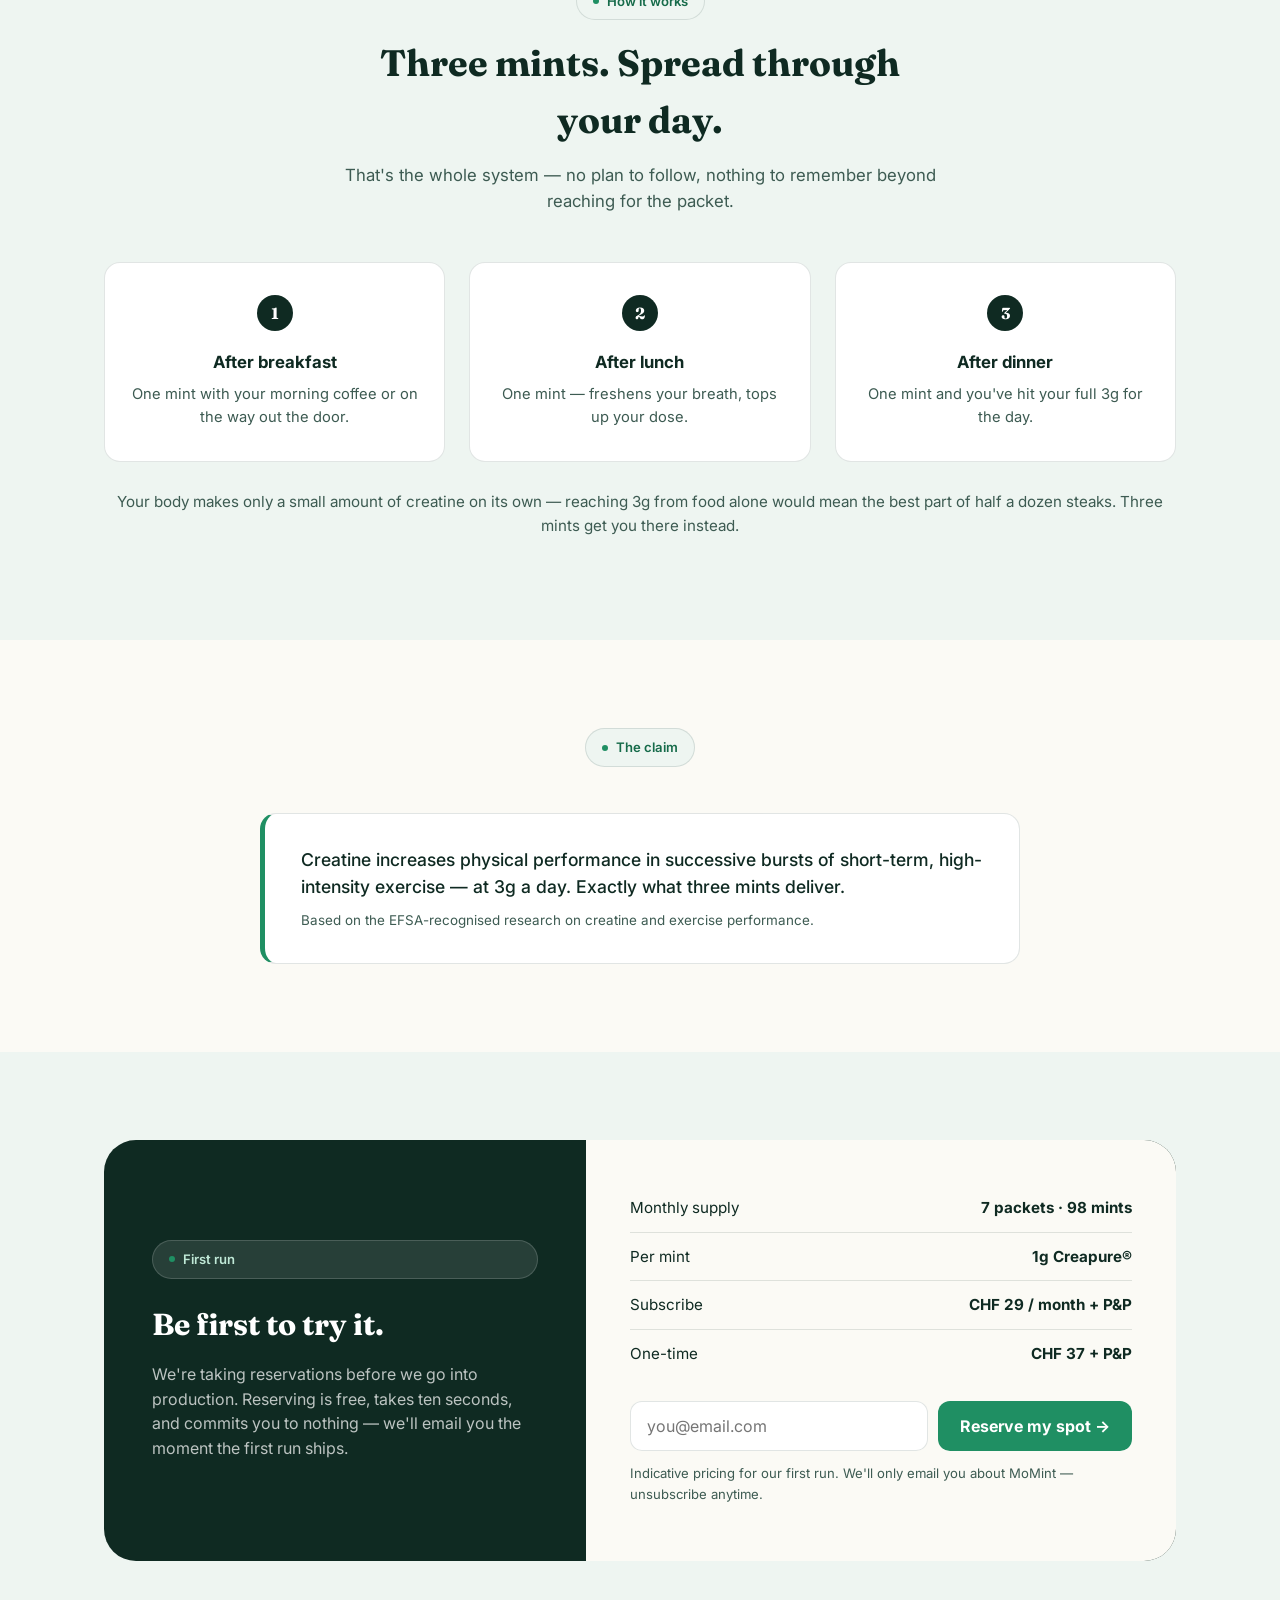
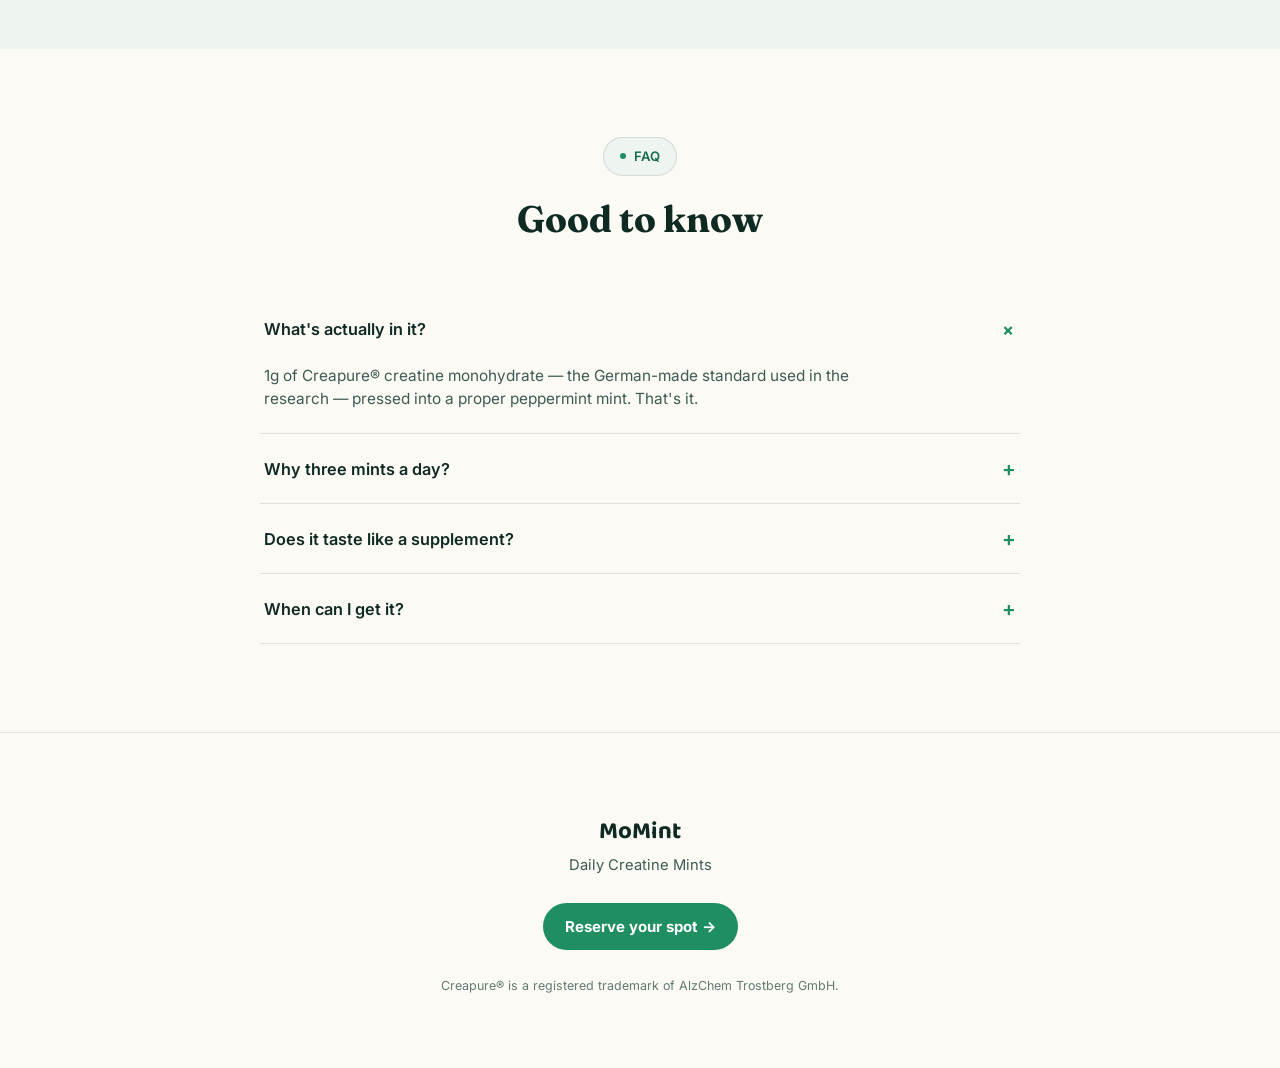
<file: sugar/original.html>
<!DOCTYPE html>
<html lang="en">
<head>
<meta charset="UTF-8">
<meta name="viewport" content="width=device-width, initial-scale=1.0">
<title>MoMint — Daily Creatine Mints</title>
<meta name="description" content="MoMint — 1g Creapure® creatine in every mint. Three mints a day, no shaker, no powder. Reserve your spot for the first run.">
<meta name="robots" content="noindex, nofollow"><!-- TODO: remove once ready to run ads -->
<link rel="preconnect" href="https://fonts.googleapis.com">
<link rel="preconnect" href="https://fonts.gstatic.com" crossorigin>
<link href="https://fonts.googleapis.com/css2?family=Fraunces:opsz,wght@9..144,600;9..144,700&family=Baloo+2:wght@600;700;800&family=Inter:wght@400;500;600;700;800&display=swap" rel="stylesheet">
<link rel="stylesheet" href="../assets/style.css">

<!-- TRACKING STUBS — replace placeholder IDs before launch. See README.md -->
<script async src="https://www.googletagmanager.com/gtag/js?id=G-XXXXXXXXXX"></script>
<script>
  window.dataLayer = window.dataLayer || [];
  function gtag(){dataLayer.push(arguments);}
  gtag('js', new Date());
  gtag('config', 'G-XXXXXXXXXX');
</script>
<script>
  !function(f,b,e,v,n,t,s){if(f.fbq)return;n=f.fbq=function(){n.callMethod?
  n.callMethod.apply(n,arguments):n.queue.push(arguments)};if(!f._fbq)f._fbq=n;
  n.push=n;n.loaded=!0;n.version='2.0';n.queue=[];t=b.createElement(e);t.async=!0;
  t.src=v;s=b.getElementsByTagName(e)[0];s.parentNode.insertBefore(t,s)}(window,
  document,'script','https://connect.facebook.net/en_US/fbevents.js');
  fbq('init', 'XXXXXXXXXXXXXXX');
  fbq('track', 'PageView');
</script>
<script>
  (function(w,d,t,r,u){var f,n,i;w[u]=w[u]||[],f=function(){var o={ti:"XXXXXXXXX", enableAutoSpaTracking: true};o.q=w[u],w[u]=new UET(o),w[u].push("pageLoad")},n=d.createElement(t),n.src=r,n.async=1,n.onload=n.onreadystatechange=function(){var s=this.readyState;s&&s!=="loaded"&&s!=="complete"||(f(),n.onload=n.onreadystatechange=null)},i=d.getElementsByTagName(t)[0],i.parentNode.insertBefore(n,i)})(window,document,"script","//bat.bing.com/bat.js","uetq");
</script>

<script>window.PAGE_VARIANT = "momint_sugar";</script>
</head>
<body>

<div class="dev-banner">DRAFT — MoMint · Classic (with sugar) · working copy, not final</div>

<header class="nav">
  <div class="nav-inner">
    <a class="logo" href="../"><span class="logo-mark">M</span>MoMint</a>
    <nav class="links">
      <a href="#benefits">Benefits</a>
      <a href="#how-it-works">How it works</a>
      <a href="#reserve">Pricing</a>
      <a href="#faq">FAQ</a>
    </nav>
    <div class="variant-switch">
      <a href="../sugar/" class="current">Classic</a>
      <a href="../sugar-free/" class="">Sugar-Free</a>
    </div>
  </div>
</header>

<main id="top">

<section class="hero">
  <div class="hero-blob blob-a"></div>
  <div class="hero-blob blob-b"></div>
  <div class="wrap hero-grid">
    <div>
      <div class="eyebrow"><span class="dot"></span>Finally — creatine that tastes good</div>
      <h1>Creatine that<br>tastes like <span class="accent">a mint.</span></h1>
      <p class="sub">1g of Creapure® creatine in every mint — a proper peppermint first, so there's no chalky aftertaste and nothing to choke down. Three a day is your full 3g dose.</p>
      <div class="cta-row">
        <a class="btn btn-primary" href="#reserve">Reserve your spot →</a>
        <a class="btn btn-outline" href="#how-it-works">See how it works</a>
      </div>
      <div class="stat-row">
        <div class="stat"><span class="num">1g</span><span class="label">Creapure® per mint</span></div>
        <div class="stat"><span class="num">3</span><span class="label">mints a day</span></div>
        <div class="stat"><span class="num">3g</span><span class="label">full daily dose</span></div>
      </div>
    </div>

    <div class="hero-visual">
      <div class="hero-card">
        <svg viewBox="0 0 400 460" width="100%" height="auto">
          <defs>
            <linearGradient id="pouchGrad" x1="0" y1="0" x2="1" y2="1">
              <stop offset="0%" stop-color="#25a375"/>
              <stop offset="55%" stop-color="#1f8f63"/>
              <stop offset="100%" stop-color="#166b4a"/>
            </linearGradient>
            <clipPath id="pouchClip">
              <rect x="98" y="70" width="204" height="320" rx="26"/>
            </clipPath>
          </defs>

          <ellipse cx="200" cy="430" rx="150" ry="16" fill="#0f2a22" opacity="0.08"/>

          <g>
            <ellipse cx="82" cy="406" rx="26" ry="15" fill="#ffffff" stroke="#e3ded0" stroke-width="1.5"/>
            <ellipse cx="82" cy="402" rx="26" ry="15" fill="#ffffff"/>
            <ellipse cx="74" cy="398" rx="7" ry="4" fill="#ffffff" opacity="0.9"/>
            <ellipse cx="318" cy="409" rx="24" ry="14" fill="#ffffff" stroke="#e3ded0" stroke-width="1.5"/>
            <ellipse cx="318" cy="405" rx="24" ry="14" fill="#ffffff"/>
            <ellipse cx="128" cy="424" rx="22" ry="13" fill="#ffffff" stroke="#e3ded0" stroke-width="1.5" transform="rotate(-12 128 424)"/>
            <ellipse cx="128" cy="420" rx="22" ry="13" fill="#ffffff" transform="rotate(-12 128 420)"/>
          </g>

          <rect x="98" y="70" width="204" height="320" rx="26" fill="url(#pouchGrad)"/>

          <g clip-path="url(#pouchClip)">
            <polygon points="120,70 165,70 95,390 50,390" fill="#ffffff" opacity="0.12"/>
            <polygon points="255,70 285,70 235,390 205,390" fill="#ffffff" opacity="0.09"/>

            <rect x="98" y="70" width="204" height="26" fill="#134f34"/>
            <g fill="#ffffff" opacity="0.55">
              <circle cx="106" cy="96" r="2.6"/><circle cx="122" cy="96" r="2.6"/><circle cx="138" cy="96" r="2.6"/>
              <circle cx="154" cy="96" r="2.6"/><circle cx="170" cy="96" r="2.6"/><circle cx="186" cy="96" r="2.6"/>
              <circle cx="202" cy="96" r="2.6"/><circle cx="218" cy="96" r="2.6"/><circle cx="234" cy="96" r="2.6"/>
              <circle cx="250" cy="96" r="2.6"/><circle cx="266" cy="96" r="2.6"/><circle cx="282" cy="96" r="2.6"/>
              <circle cx="298" cy="96" r="2.6"/>
            </g>

            <rect x="98" y="364" width="204" height="26" fill="#134f34"/>
            <g fill="#ffffff" opacity="0.55">
              <circle cx="106" cy="364" r="2.6"/><circle cx="122" cy="364" r="2.6"/><circle cx="138" cy="364" r="2.6"/>
              <circle cx="154" cy="364" r="2.6"/><circle cx="170" cy="364" r="2.6"/><circle cx="186" cy="364" r="2.6"/>
              <circle cx="202" cy="364" r="2.6"/><circle cx="218" cy="364" r="2.6"/><circle cx="234" cy="364" r="2.6"/>
              <circle cx="250" cy="364" r="2.6"/><circle cx="266" cy="364" r="2.6"/><circle cx="282" cy="364" r="2.6"/>
              <circle cx="298" cy="364" r="2.6"/>
            </g>

            <path d="M328,150 l4,10 10,4 -10,4 -4,10 -4,-10 -10,-4 10,-4 z" fill="#ffffff" opacity="0.5"/>
            <path d="M78,180 l3,7 7,3 -7,3 -3,7 -3,-7 -7,-3 7,-3 z" fill="#ffffff" opacity="0.4"/>

            <text x="200" y="232" text-anchor="middle" fill="#ffffff" font-family="'Baloo 2', sans-serif" font-size="44" font-weight="800" transform="rotate(-4 200 225)">MoMint</text>

            <rect x="140" y="278" width="120" height="26" rx="13" fill="#ffffff"/>
            <text x="200" y="295" text-anchor="middle" fill="#166b4a" font-family="'Baloo 2', sans-serif" font-size="12" font-weight="700" letter-spacing="0.5">PEPPERMINT</text>
          </g>
          <rect x="98" y="70" width="204" height="320" rx="26" fill="none" stroke="#0f2a22" stroke-opacity="0.08" stroke-width="1.5"/>

          <path d="M270,72 L302,72 L302,104 Q282,88 270,72 Z" fill="#fbfaf5"/>
          <ellipse cx="286" cy="86" rx="15" ry="9" fill="#ffffff" stroke="#e3ded0" stroke-width="1.2" transform="rotate(18 286 86)"/>
        </svg>
      </div>
    </div>
  </div>
</section>

<section class="section" id="benefits">
  <div class="wrap">
    <div class="section-head">
      <div class="eyebrow"><span class="dot"></span>Why a mint</div>
      <h2>Everything a tub does. Minus the aftertaste.</h2>
      <p>Same Creapure® creatine, same 3g dose — in a format that's actually pleasant to take, three times a day.</p>
    </div>
    <div class="grid-4">
      <div class="benefit-card">
        <div class="benefit-icon">
          <svg width="22" height="22" viewBox="0 0 24 24" fill="none" stroke="currentColor" stroke-width="1.8"><path d="M12 3c4 3 6 6 6 10a6 6 0 1 1-12 0c0-4 2-7 6-10z"/></svg>
        </div>
        <h3>Actually tastes great</h3>
        <p>Creatine has a reputation for tasting rough. Ours doesn't — a proper peppermint first, made by specialists since 1842, with the creatine pressed in without the aftertaste.</p>
      </div>
      <div class="benefit-card">
        <div class="benefit-icon">
          <svg width="22" height="22" viewBox="0 0 24 24" fill="none" stroke="currentColor" stroke-width="1.8"><circle cx="12" cy="12" r="9"/><path d="M9 12l2 2 4-4"/></svg>
        </div>
        <h3>Dosed to the gram</h3>
        <p>Exactly 1g of Creapure® pressed into every mint — no scooping, no guessing, no cloud of powder on the counter.</p>
      </div>
      <div class="benefit-card">
        <div class="benefit-icon">
          <svg width="22" height="22" viewBox="0 0 24 24" fill="none" stroke="currentColor" stroke-width="1.8"><path d="M4 12c4-6 12-6 16 0"/><path d="M4 12c4 6 12 6 16 0"/><circle cx="12" cy="12" r="1.4" fill="currentColor" stroke="none"/></svg>
        </div>
        <h3>No water needed</h3>
        <p>Chew and go. No shaker bottle, no mixing, none of the powdery mouthful tubs are known for.</p>
      </div>
      <div class="benefit-card">
        <div class="benefit-icon">
          <svg width="22" height="22" viewBox="0 0 24 24" fill="none" stroke="currentColor" stroke-width="1.8"><rect x="6" y="3" width="12" height="18" rx="3"/><path d="M10 7h4"/></svg>
        </div>
        <h3>Pocket-sized</h3>
        <p>The whole packet lives where your keys live. Your creatine goes where you go — no tub left behind in a cupboard.</p>
      </div>
    </div>
  </div>
</section>

<section class="section tint" id="how-it-works">
  <div class="wrap">
    <div class="section-head">
      <div class="eyebrow"><span class="dot"></span>How it works</div>
      <h2>Three mints. Spread through your day.</h2>
      <p>That's the whole system — no plan to follow, nothing to remember beyond reaching for the packet.</p>
    </div>
    <div class="steps">
      <div class="step">
        <div class="step-num">1</div>
        <h3>After breakfast</h3>
        <p>One mint with your morning coffee or on the way out the door.</p>
      </div>
      <div class="step">
        <div class="step-num">2</div>
        <h3>After lunch</h3>
        <p>One mint — freshens your breath, tops up your dose.</p>
      </div>
      <div class="step">
        <div class="step-num">3</div>
        <h3>After dinner</h3>
        <p>One mint and you've hit your full 3g for the day.</p>
      </div>
    </div>
    <p class="step-caption">Your body makes only a small amount of creatine on its own — reaching 3g from food alone would mean the best part of half a dozen steaks. Three mints get you there instead.</p>
  </div>
</section>

<section class="section">
  <div class="wrap">
    <div class="section-head" style="margin-bottom:32px;">
      <div class="eyebrow"><span class="dot"></span>The claim</div>
    </div>
    <div class="claim-card">
      <p class="claim-text">Creatine increases physical performance in successive bursts of short-term, high-intensity exercise — at 3g a day. Exactly what three mints deliver.</p>
      <p class="claim-foot">Based on the EFSA-recognised research on creatine and exercise performance.</p>
    </div>
  </div>
</section>

<section class="section tint" id="reserve">
  <div class="wrap">
    <div class="offer-grid">
      <div class="offer-left">
        <div class="eyebrow"><span class="dot"></span>First run</div>
        <h2>Be first to try it.</h2>
        <p>We're taking reservations before we go into production. Reserving is free, takes ten seconds, and commits you to nothing — we'll email you the moment the first run ships.</p>
      </div>
      <div class="offer-right">
        <div class="offer-line"><span>Monthly supply</span><span class="price">7 packets · 98 mints</span></div>
        <div class="offer-line"><span>Per mint</span><span class="price">1g Creapure®</span></div>
        <div class="offer-line"><span>Subscribe</span><span class="price">CHF 29 / month + P&amp;P</span></div>
        <div class="offer-line"><span>One-time</span><span class="price">CHF 37 + P&amp;P</span></div>
        <form class="reserve" action="#" method="POST">
          <input type="email" name="email" placeholder="you@email.com" required aria-label="Email address">
          <button type="submit">Reserve my spot →</button>
        </form>
        <p class="form-msg"></p>
        <p class="reserve-note">Indicative pricing for our first run. We'll only email you about MoMint — unsubscribe anytime.</p>
      </div>
    </div>
  </div>
</section>

<section class="section" id="faq">
  <div class="wrap">
    <div class="section-head">
      <div class="eyebrow"><span class="dot"></span>FAQ</div>
      <h2>Good to know</h2>
    </div>
    <div class="faq">
      <div class="faq-item open">
        <button class="faq-q" type="button">What's actually in it? <span class="plus">+</span></button>
        <div class="faq-a"><p>1g of Creapure® creatine monohydrate — the German-made standard used in the research — pressed into a proper peppermint mint. That's it.</p></div>
      </div>
      <div class="faq-item">
        <button class="faq-q" type="button">Why three mints a day? <span class="plus">+</span></button>
        <div class="faq-a"><p>The research behind creatine's effect on exercise performance is based on 3g a day. Each mint carries 1g, so three gets you the full dose.</p></div>
      </div>
      <div class="faq-item">
        <button class="faq-q" type="button">Does it taste like a supplement? <span class="plus">+</span></button>
        <div class="faq-a"><p>No — it's a proper peppermint first, made by one of Europe's oldest mint specialists since 1842. The creatine is pressed directly in; you'd never know it's there.</p></div>
      </div>
      <div class="faq-item">
        <button class="faq-q" type="button">When can I get it? <span class="plus">+</span></button>
        <div class="faq-a"><p>We're taking reservations ahead of our first production run. Reserve your spot below and we'll email you the moment it ships — no payment now.</p></div>
      </div>
    </div>
  </div>
</section>

</main>

<footer class="close">
  <div class="wordmark">MoMint</div>
  <div class="tagline">Daily Creatine Mints</div>
  <a class="btn btn-primary" href="#reserve">Reserve your spot →</a>
  <p class="legal">Creapure® is a registered trademark of AlzChem Trostberg GmbH.</p>
</footer>

<script src="../assets/tracking.js"></script>
</body>
</html>
</file>
<file: assets/style.css>
/* ==========================================================================
   MoMint — shared stylesheet. Both pages (sugar / sugar-free) use this file
   so they can't drift out of visual parity — edit here, not inline.
   ========================================================================== */
:root{
  --ink:#0f2a22;
  --ink-soft:#3d5b52;
  --paper:#fbfaf5;
  --paper-tint:#eef5f1;
  --accent:#1f8f63;
  --accent-dark:#166b4a;
  --accent-ink:#ffffff;
  --line:rgba(15,42,34,0.12);
  --card:#ffffff;
  --shadow:0 20px 40px -20px rgba(15,42,34,0.25);
  --radius-lg:24px;
  --radius-md:16px;
  --font-display:"Fraunces",Georgia,serif;
  --font-wordmark:"Baloo 2",sans-serif;
  --font-body:"Inter",-apple-system,BlinkMacSystemFont,"Segoe UI",sans-serif;
}
*{box-sizing:border-box;}
html{scroll-behavior:smooth;}
body{
  margin:0;
  background:var(--paper);
  color:var(--ink);
  font-family:var(--font-body);
  line-height:1.55;
  -webkit-font-smoothing:antialiased;
}
img,svg{max-width:100%;display:block;}
a{color:inherit;}
.wrap{max-width:1120px;margin:0 auto;padding:0 24px;}

.dev-banner{
  background:#fff6de;border-bottom:1px solid #e8c766;
  font-size:0.76rem;padding:6px 24px;text-align:center;color:#7a5a0f;
}

/* ---- Nav ---- */
header.nav{
  position:sticky;top:0;z-index:30;
  background:rgba(251,250,245,0.9);
  backdrop-filter:blur(8px);
  border-bottom:1px solid var(--line);
}
.nav-inner{
  max-width:1120px;margin:0 auto;padding:16px 24px;
  display:flex;align-items:center;justify-content:space-between;gap:24px;
}
.logo{
  display:flex;align-items:center;gap:10px;
  font-family:var(--font-wordmark);font-weight:700;font-size:1.3rem;
  text-decoration:none;color:var(--ink);
}
.logo-mark{
  width:34px;height:34px;border-radius:50%;
  background:linear-gradient(145deg,var(--accent),var(--accent-dark));
  display:flex;align-items:center;justify-content:center;
  color:#fff;font-family:var(--font-wordmark);font-weight:700;font-size:1.1rem;
}
nav.links{display:flex;gap:32px;font-size:0.94rem;font-weight:500;color:var(--ink-soft);}
nav.links a{text-decoration:none;}
nav.links a:hover{color:var(--ink);}
nav.links a.current{color:var(--accent-dark);}
.btn{
  display:inline-flex;align-items:center;gap:8px;
  padding:12px 22px;border-radius:999px;
  font-family:var(--font-body);font-weight:700;font-size:0.94rem;
  text-decoration:none;cursor:pointer;border:none;white-space:nowrap;
}
.btn-primary{background:var(--accent);color:var(--accent-ink);}
.btn-primary:hover{background:var(--accent-dark);}
.btn-outline{background:transparent;color:var(--ink);border:1.5px solid var(--line);}
.btn-outline:hover{border-color:var(--ink);}
.btn-sm{padding:10px 18px;font-size:0.86rem;}

/* ---- Variant switch (sugar / sugar-free) ---- */
.variant-switch{
  display:flex;gap:8px;background:var(--paper-tint);border:1px solid var(--line);
  border-radius:999px;padding:4px;font-size:0.84rem;font-weight:600;
}
.variant-switch a{
  padding:7px 14px;border-radius:999px;text-decoration:none;color:var(--ink-soft);
}
.variant-switch a.current{background:var(--card);color:var(--ink);box-shadow:0 1px 3px rgba(15,42,34,0.12);}

/* ---- Hero ---- */
.hero{position:relative;overflow:hidden;padding:72px 0 40px;}
.hero-blob{position:absolute;border-radius:50%;filter:blur(60px);opacity:0.5;z-index:0;}
.blob-a{width:420px;height:420px;background:#bfe8d6;top:-160px;right:-120px;}
.blob-b{width:300px;height:300px;background:#d9efe3;bottom:-120px;left:-100px;}
.hero-grid{position:relative;z-index:1;display:grid;grid-template-columns:1.05fr 0.95fr;gap:56px;align-items:center;}
.eyebrow{
  display:inline-flex;align-items:center;gap:8px;
  background:var(--paper-tint);border:1px solid var(--line);
  padding:8px 16px;border-radius:999px;
  font-size:0.82rem;font-weight:600;color:var(--accent-dark);
  margin-bottom:22px;
}
.eyebrow .dot{width:6px;height:6px;border-radius:50%;background:var(--accent);}
h1{
  font-family:var(--font-display);
  font-size:clamp(2.4rem,4.4vw,3.4rem);
  line-height:1.06;font-weight:700;margin:0 0 20px;
}
h1 .accent{color:var(--accent);}
.hero p.sub{font-size:1.14rem;color:var(--ink-soft);max-width:46ch;margin:0 0 32px;}
.cta-row{display:flex;gap:14px;flex-wrap:wrap;margin-bottom:40px;}
.stat-row{display:flex;gap:0;border-top:1px solid var(--line);padding-top:24px;}
.stat{flex:1;padding-right:20px;}
.stat .num{font-family:var(--font-display);font-size:1.9rem;font-weight:700;color:var(--ink);display:block;}
.stat .label{font-size:0.84rem;color:var(--ink-soft);}

.hero-visual{position:relative;display:flex;align-items:center;justify-content:center;}
.hero-card{position:relative;background:var(--card);border-radius:32px;box-shadow:var(--shadow);padding:32px;width:100%;max-width:420px;}

/* ---- Section rhythm ---- */
section.section{padding:88px 0;}
section.tint{background:var(--paper-tint);}
.section-head{max-width:600px;margin:0 auto 48px;text-align:center;}
.section-head .eyebrow{margin:0 auto 14px;display:inline-flex;}
.section-head h2{font-family:var(--font-display);font-size:clamp(1.7rem,3vw,2.3rem);font-weight:700;margin:0 0 14px;}
.section-head p{color:var(--ink-soft);font-size:1.05rem;margin:0;}

/* ---- Benefits grid ---- */
.grid-4{display:grid;grid-template-columns:repeat(4,1fr);gap:20px;}
.benefit-card{background:var(--card);border-radius:var(--radius-md);border:1px solid var(--line);padding:28px 24px;}
.benefit-icon{width:44px;height:44px;border-radius:12px;background:var(--paper-tint);display:flex;align-items:center;justify-content:center;margin-bottom:18px;color:var(--accent-dark);}
.benefit-card h3{font-size:1.05rem;margin:0 0 8px;font-weight:700;}
.benefit-card p{font-size:0.94rem;color:var(--ink-soft);margin:0;}

/* ---- How it works ---- */
.steps{display:grid;grid-template-columns:repeat(3,1fr);gap:24px;}
.step{background:var(--card);border-radius:var(--radius-md);border:1px solid var(--line);padding:32px 24px;text-align:center;position:relative;}
.step-num{width:36px;height:36px;border-radius:50%;background:var(--ink);color:#fff;display:flex;align-items:center;justify-content:center;margin:0 auto 18px;font-family:var(--font-display);font-weight:700;font-size:1rem;}
.step h3{margin:0 0 8px;font-size:1.05rem;}
.step p{margin:0;color:var(--ink-soft);font-size:0.92rem;}
.step-caption{text-align:center;color:var(--ink-soft);font-size:0.95rem;margin-top:28px;}

/* ---- Claim callout ---- */
.claim-card{background:var(--card);border:1px solid var(--line);border-left:5px solid var(--accent);border-radius:var(--radius-md);padding:32px 36px;max-width:760px;margin:0 auto;}
.claim-card p.claim-text{font-size:1.1rem;font-weight:500;margin:0 0 10px;}
.claim-card p.claim-foot{font-size:0.84rem;color:var(--ink-soft);margin:0;}

/* ---- Offer / reserve ---- */
.offer-grid{display:grid;grid-template-columns:0.9fr 1.1fr;gap:0;background:var(--ink);color:#fff;border-radius:32px;overflow:hidden;}
.offer-left{padding:48px;display:flex;flex-direction:column;justify-content:center;}
.offer-left .eyebrow{background:rgba(255,255,255,0.1);border-color:rgba(255,255,255,0.16);color:#bfe8d6;}
.offer-left h2{font-family:var(--font-display);font-size:1.9rem;margin:0 0 14px;}
.offer-left p{color:rgba(255,255,255,0.72);font-size:1rem;margin:0;}
.offer-right{background:var(--paper);padding:44px;color:var(--ink);}
.offer-line{display:flex;justify-content:space-between;padding:12px 0;border-bottom:1px solid var(--line);font-size:0.95rem;}
.offer-line:last-of-type{border-bottom:none;}
.offer-line .price{font-weight:700;}
form.reserve{margin-top:24px;display:flex;gap:10px;flex-wrap:wrap;}
form.reserve input[type="email"]{flex:1 1 220px;padding:14px 16px;border-radius:12px;border:1px solid var(--line);font-size:1rem;font-family:var(--font-body);background:#fff;}
form.reserve button{background:var(--accent);color:#fff;border:none;padding:14px 22px;border-radius:12px;font-weight:700;font-size:1rem;cursor:pointer;font-family:var(--font-body);white-space:nowrap;}
form.reserve button:hover{background:var(--accent-dark);}
.reserve-note{margin-top:12px;font-size:0.82rem;color:var(--ink-soft);}
.form-msg{margin-top:14px;font-size:0.9rem;font-weight:600;display:none;}
.form-msg.success{color:var(--accent-dark);}
.form-msg.error{color:#a4372a;}

/* ---- FAQ ---- */
.faq{max-width:760px;margin:0 auto;}
.faq-item{border-bottom:1px solid var(--line);}
.faq-q{width:100%;text-align:left;background:none;border:none;cursor:pointer;padding:22px 4px;font-family:var(--font-body);font-size:1.02rem;font-weight:600;color:var(--ink);display:flex;justify-content:space-between;align-items:center;gap:16px;}
.faq-q .plus{font-size:1.3rem;color:var(--accent);transition:transform 0.2s;flex-shrink:0;}
.faq-item.open .faq-q .plus{transform:rotate(45deg);}
.faq-a{max-height:0;overflow:hidden;transition:max-height 0.25s ease;}
.faq-item.open .faq-a{max-height:200px;}
.faq-a p{margin:0 4px 22px;color:var(--ink-soft);font-size:0.96rem;max-width:64ch;}

/* ---- Footer ---- */
footer.close{text-align:center;padding:80px 0 60px;border-top:1px solid var(--line);}
footer.close .wordmark{font-family:var(--font-wordmark);font-size:1.5rem;font-weight:700;margin-bottom:4px;}
footer.close .tagline{color:var(--ink-soft);font-size:0.92rem;margin-bottom:26px;}
footer.close .legal{font-size:0.78rem;color:var(--ink-soft);margin-top:26px;opacity:0.8;}

@media (max-width:860px){
  .hero-grid{grid-template-columns:1fr;}
  .hero-visual{order:-1;}
  .grid-4{grid-template-columns:repeat(2,1fr);}
  .steps{grid-template-columns:1fr;}
  .offer-grid{grid-template-columns:1fr;border-radius:24px;}
  nav.links{display:none;}
}
@media (max-width:520px){
  .grid-4{grid-template-columns:1fr;}
  form.reserve{flex-direction:column;}
  form.reserve button{width:100%;}
}
</file>
